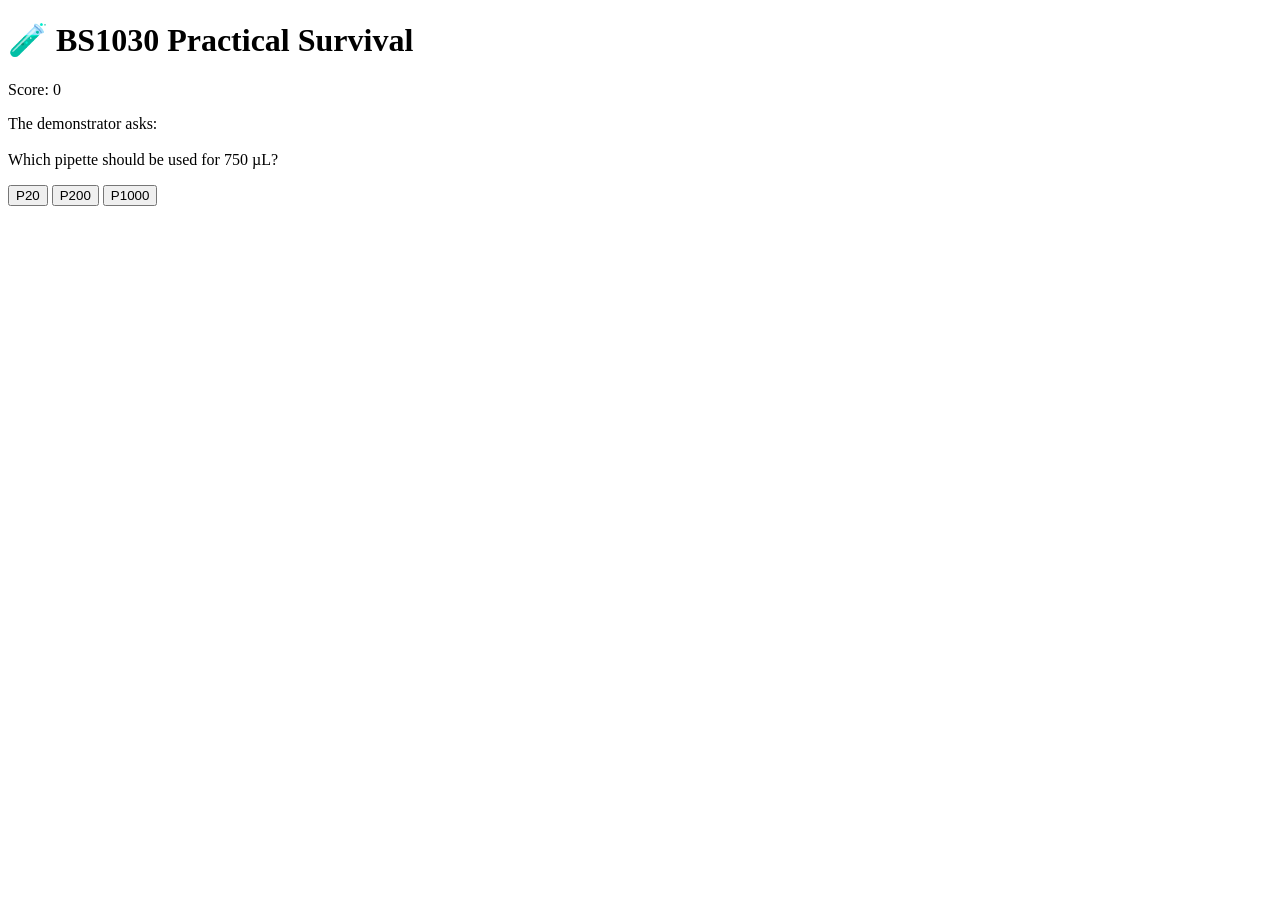
<file: indeX.html>
<!DOCTYPE html>
<html>
<head>
    <title>BS1030 Practical Survival</title>
</head>
<body>

    <h1>🧪 BS1030 Practical Survival</h1>

    <p>Score: 0</p>

    <p>
        The demonstrator asks:
        <br><br>
        Which pipette should be used for 750 µL?
    </p>

    <button>P20</button>

    <button>P200</button>

    <button>P1000</button>

</body>
</html>
</file>
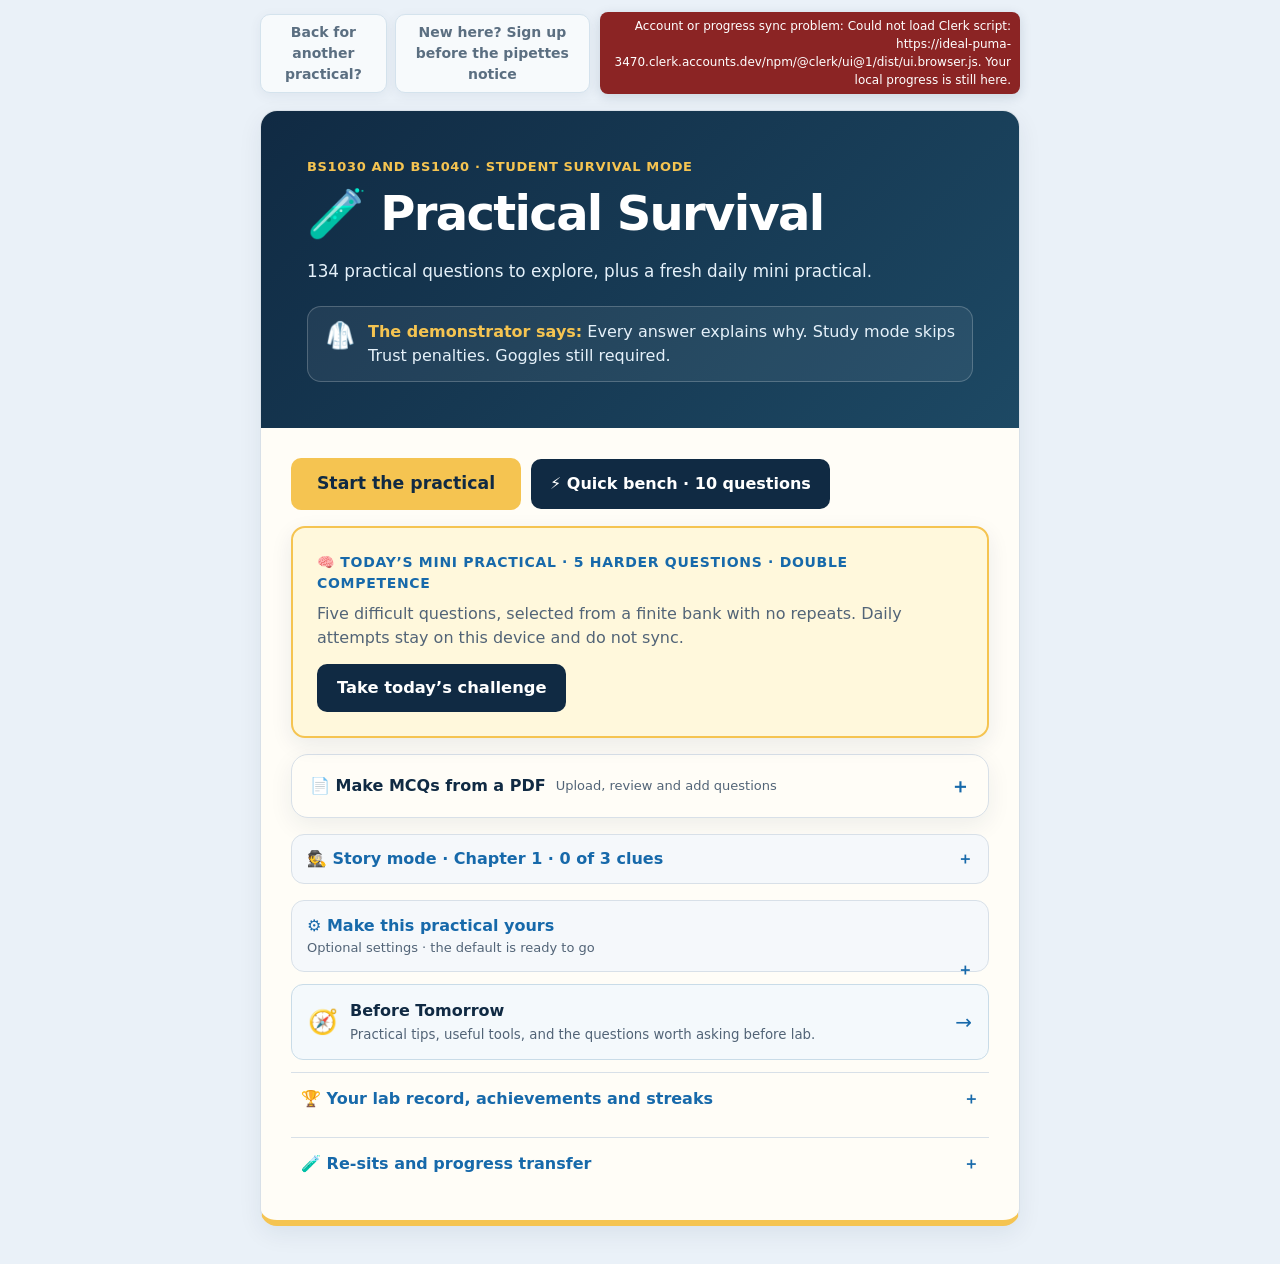
<file: index.html>
<!doctype html>
<html lang="en"><head><meta charset="utf-8"><meta name="viewport" content="width=device-width,initial-scale=1"><meta name="theme-color" content="#102a43"><title>BS1030 Practical Survival Game | Biology Revision</title>
<meta name="description" content="Play a funny biology practical survival game with daily MCQs, streaks and achievements. Test your lab skills and beat the demonstrator.">
<link rel="canonical" href="https://krishnakumarsukesh-blip.github.io/BS-game/">
<meta property="og:title" content="BS1030 Practical Survival Game">
<meta property="og:description" content="Funny biology practical MCQs, daily challenges, streaks and lab survival. Can you keep the demonstrator happy?">
<meta property="og:url" content="https://krishnakumarsukesh-blip.github.io/BS-game/">
<meta property="og:type" content="website"><meta name="twitter:card" content="summary">
<meta name="twitter:title" content="BS1030 Practical Survival Game">
<meta name="twitter:description" content="Funny biology practical MCQs, daily challenges, streaks and lab survival.">
<link rel="icon" href="data:image/svg+xml,%3Csvg xmlns=%22http://www.w3.org/2000/svg%22 viewBox=%220 0 100 100%22%3E%3Ctext y=%22.9em%22 font-size=%2290%22%3E%F0%9F%A7%AA%3C/text%3E%3C/svg%3E">
<script type="application/ld+json">{"@context":"https://schema.org","@type":"WebPage","name":"BS1030 Practical Survival Game","description":"A biology practical revision game with multiple-choice questions and daily challenges.","url":"https://krishnakumarsukesh-blip.github.io/BS-game/"}</script><style>
:root{font:16px/1.5 system-ui,sans-serif;color:#142536;background:#eaf1f8}*{box-sizing:border-box}body{margin:0;padding:22px 14px}main{max-width:760px;margin:auto}h1{color:#102a43;font-size:clamp(28px,6vw,42px);margin:0}.muted{color:#526477}.card{background:#fffdf7;border:1px solid #d8e0e8;border-radius:17px;padding:clamp(20px,5vw,34px);margin:16px 0;box-shadow:0 8px 24px #102a4312}.hero{background:#102a43;color:white;border-bottom:7px solid #f5c451}.hero h1{color:white}.hero p{color:#dbeafe}.primary,.next{border:0;border-radius:10px;background:#f5c451;color:#102a43;padding:13px 19px;font:inherit;font-weight:900;cursor:pointer}.next{background:#102a43;color:white}.stats{display:flex;gap:10px}.stats p{flex:1;background:white;border-radius:12px;padding:11px 14px;margin:8px 0}.stats small{display:block;color:#526477}.stats b{font-size:20px}.board{margin-top:22px;border-top:1px solid #ffffff40;padding-top:14px}.board ol{padding-left:24px}.board li{padding:4px}.board-empty{color:#dbeafe}.eyebrow{color:#1769aa;font-size:13px;font-weight:900;text-transform:uppercase;letter-spacing:.05em}.q{font-size:clamp(21px,4vw,28px);line-height:1.3}.options{display:grid;gap:10px}.option{padding:14px;text-align:left;background:white;border:2px solid #d8e0e8;border-radius:10px;font:inherit}.option:hover:not(:disabled){border-color:#1769aa}.option.correct{background:#dcfce7;border-color:#147d64}.option.wrong{background:#fee2e2;border-color:#b93838}.option:disabled{cursor:default}#feedback{padding:14px;border-radius:10px;margin-top:14px;white-space:pre-line}.good{background:#dcfce7}.bad{background:#fee2e2}.actions{display:flex;justify-content:flex-end;margin-top:14px}#bar{height:8px;background:#dce4eb;border-radius:8px;overflow:hidden;margin:10px 0 16px}#bar i{display:block;height:100%;background:#f5c451;width:0}.hidden{display:none!important}.eject{text-align:center;border-top-color:#b93838}.eject .big{font-size:60px}.small{font-size:13px;color:#526477}button:focus-visible{outline:3px solid #f5c451;outline-offset:3px}@media(max-width:480px){body{padding:14px 10px}.stats{gap:5px}.stats p{padding:8px;font-size:14px}.stats b{font-size:18px}}
.transfer{margin-top:18px;padding-top:14px;border-top:1px solid #ffffff40}.transfer p{color:#dbeafe}.transfer button{margin:4px 6px 4px 0}.transfer-guide{margin-top:10px;padding:14px;border-radius:12px;background:#ffffff12;border:1px solid #ffffff30}.transfer-guide ol{padding-left:24px}.transfer-guide li{margin:5px 0;color:#dbeafe}.transfer-message{padding:12px;border-radius:10px;background:#fff8dc;color:#142536!important;font-weight:800}.daily{margin-top:16px;padding:16px;border:1px solid #f5c451;border-radius:14px;background:#fff8dc;color:#142536}.daily p{color:#526477}.achievements{margin-top:18px;padding-top:14px;border-top:1px solid #ffffff40}.badges{display:grid;grid-template-columns:repeat(auto-fit,minmax(220px,1fr));gap:8px}.badge{background:#ffffff16;border:1px solid #ffffff30;border-radius:10px;padding:10px;color:#dbeafe}.badge.unlocked{background:#fff8dc;border-color:#f5c451;color:#142536}.badge b{display:block}.badge span{font-size:13px}.done{opacity:.72;cursor:default}@media(max-width:480px){.badges{grid-template-columns:1fr}}@media print{body{padding:0;background:#fff;color:#142536}.hero{background:#fff;color:#142536;border:1px solid #d8e0e8;box-shadow:none}.hero h1,.hero p,.transfer p,.transfer-guide li,.board-empty{color:#142536}.primary,.next,#start,#dailyStart,.transfer,#play{display:none!important}.card{box-shadow:none;break-inside:avoid}}
#risk{width:100%;margin:0 0 12px;border-style:dashed;font-weight:800}#risk.on{background:#fff8dc;border-color:#f5c451;border-style:solid}button:disabled{opacity:.6;cursor:not-allowed}.report{margin-top:16px;padding:14px;border-radius:12px;background:#fff8dc;border:1px solid #f5c451;text-align:left}.report li{margin:4px 0}.report button{margin-top:8px}
.home-details{margin-top:12px;border-top:1px solid #ffffff40}.home-details summary{list-style:none;cursor:pointer;font-weight:850;padding:14px 10px;color:#f5c451;border-radius:10px}.home-details summary::-webkit-details-marker{display:none}.home-details summary::after{content:"＋";float:right;color:#f5c451}.home-details[open] summary::after{content:"−"}.home-details summary:hover{background:#ffffff0c}.details-content{padding:0 8px 12px}.attendance{color:#f5c451;font-weight:800;margin:8px 0}.home-details .achievements,.home-details .board{margin-top:10px}</style></head><body><main>
<section id="home" class="card hero"><div class="eyebrow">BS1030 and BS1040 · student survival mode</div><h1>🧪 Practical Survival</h1><p><span id="qcount"></span> practical questions, plus a daily mini practical. One demonstrator. Several pipettes with grievances.</p><button id="start" class="primary">Start the practical</button> <button id="quick" class="next">⚡ Quick bench · 10 questions</button>
<section class="daily"><div class="eyebrow">🧠 Today’s mini practical · 5 harder questions · double competence</div><p id="dailycopy">A fresh set every day. Same challenge for everyone, new science to sweat over.</p><button id="dailyStart" class="next">Take today’s challenge</button></section>
<a class="before-tomorrow-link" href="before-tomorrow/"><span aria-hidden="true">🧭</span><span><b>Before Tomorrow</b><small>Practical tips, useful tools, and the questions worth asking before lab.</small></span><span aria-hidden="true">→</span></a>
<details class="home-details"><summary>🏆 Your lab record, achievements and streaks</summary><div class="details-content"><p class="board-empty">Scores live in this browser, so your flatmates will need to challenge you on this device.</p><p id="attendance" class="attendance"></p><section class="achievements"><h2>🎖️ Lab achievements</h2><div id="badges" class="badges"></div></section><div class="board"><h2>🏆 Your lab legends</h2><ol id="leaders"></ol><p id="beststreak"></p></div></div></details>
<details class="home-details"><summary>🧪 Re-sits and progress transfer</summary><div class="details-content"><p id="resitCopy" class="small"></p><button id="resitBtn" class="next">📁 The Re-sit</button><section class="transfer"><h2>📦 Move your progress</h2><p>Take your streaks and achievements with you when you switch devices.</p><button id="exportToggle" class="primary" type="button" aria-expanded="false">Export progress</button><button id="importToggle" class="next" type="button" aria-expanded="false">Import progress</button><section id="exportGuide" class="transfer-guide hidden"><h3>📤 Export your progress</h3><ol><li>Choose <b>Download my progress</b> below.</li><li>Your browser saves a small progress file, usually in Downloads.</li><li>Move that file to your other device, for example by emailing it to yourself or using cloud storage.</li><li>On the other device, open this game and choose <b>Import progress</b>.</li></ol><button id="exportDo" class="primary" type="button">Download my progress</button></section><section id="importGuide" class="transfer-guide hidden"><h3>📥 Import your progress</h3><ol><li>First transfer the progress file to this device.</li><li>Choose <b>Choose progress file</b> below, then select that file.</li><li>Your scores and achievements will be added to the ones already here.</li><li>A happy demonstrator confirms the transfer. No account, password, or lab coat required.</li></ol><button id="importDo" class="next" type="button">Choose progress file</button><input id="progressFile" type="file" accept="application/json,.json" class="hidden" aria-label="Choose a Practical Survival progress file to import"></section><p id="transferMessage" class="transfer-message hidden" role="status" aria-live="polite"></p></section></div></details></section></section>
<div id="play" class="hidden"><section id="story" class="card hidden" aria-live="polite"><div class="eyebrow">THE PRACTICAL BEGINS</div><h2 class="q">You enter the laboratory.</h2><p>The demonstrator is checking the risk assessment. You have approximately three seconds to look responsible.</p><div class="options"><button id="goggles" class="option">🥽 Wear goggles</button><button id="nogoggles" class="option">😎 Skip goggles</button></div><div id="storyPenalty" class="bad hidden" style="padding:14px;border-radius:10px;margin-top:14px;white-space:pre-line">💀 Safety violation.

The demonstrator appears from nowhere.

Reputation -20</div><div class="actions"><button id="storyContinue" class="next hidden">Continue into the practical</button></div></section><div class="stats"><p><small>Competence</small><b id="score">0</b></p><p><small>Reputation</small><b id="rep">100</b></p><p><small>Streak</small><b id="streak">0</b></p></div><div id="bar"><i id="progress"></i></div><section id="game" class="card" aria-live="polite"><div class="eyebrow" id="meta"></div><h2 class="q" id="question"></h2><button id="risk" class="option" type="button" aria-pressed="false"></button><div id="options" class="options"></div><div id="feedback" class="hidden" role="status"></div><div class="actions"><button id="next" class="next" disabled>Choose an answer</button></div></section><section id="finish" class="card hidden" aria-live="polite"></section><section id="eject" class="card eject hidden" aria-live="assertive"><div class="big">🚨</div><h2>LAB PRIVILEGES REVOKED</h2><p id="ejectline"></p><p>The P20 has filed a formal complaint. Campus security is escorting you out in a wheeled office chair.</p><p>Returning to base camp...</p><button id="ejecthome" class="next">Back to home now</button></section></div>
</main><script>
const DAILY=[
["BS1040 · Practical 2 · β-galactosidase","In a lac operon reporter assay, what does β-galactosidase activity most directly report?",["Expression from the lac promoter under the assay conditions","The rate of DNA replication","The number of mitochondria per cell","The amount of lactose transported, regardless of gene expression"],"Expression from the lac promoter under the assay conditions","In a reporter assay, β-galactosidase activity is used as a readout of lac promoter expression."],
["BS1040 · Practical 2 · β-galactosidase","Why is ONPG useful in a β-galactosidase assay?",["It produces a measurable coloured product","It blocks transcription of lacZ","It stains DNA blue without an enzyme","It supplies ATP directly to the enzyme"],"It produces a measurable coloured product","β-galactosidase cleaves ONPG, producing a yellow product whose absorbance can be measured."],
["BS1040 · Practical 2 · β-galactosidase","A sample has a higher absorbance than its blank after ONPG incubation. What is the best interpretation?",["The sample generated more coloured product than the blank","The sample necessarily contains more cells alive","The enzyme has been completely inhibited","The blank has more β-galactosidase activity"],"The sample generated more coloured product than the blank","After blank correction, higher absorbance indicates more coloured product formed in the assay."],
["BS1040 · Practical 2 · β-galactosidase","Why should reaction time and temperature be kept consistent between samples?",["They affect enzyme reaction rate and therefore product formation","They change the DNA sequence during measurement","They prevent ONPG from entering the cuvette","They make absorbance independent of product concentration"],"They affect enzyme reaction rate and therefore product formation","Enzyme activity depends on conditions, so timing and temperature must be controlled for fair comparisons."],
["BS1040 · Practical 2 · β-galactosidase","An induced culture gives higher β-galactosidase activity than an uninduced control, with similar cell density. What does this support?",["Reporter expression increased after induction","The inducer stopped all protein synthesis","The control had more lac promoter activity","Cell density alone explains the difference"],"Reporter expression increased after induction","With similar cell density, increased activity supports induction of reporter expression."],
["BS1040 · Practical 2 · β-galactosidase","Why include a substrate-free blank in a colorimetric enzyme assay?",["To correct for assay background","To maximise enzyme activity","To replace the negative control culture","To measure the sample’s DNA concentration"],"To correct for assay background","The blank helps correct background signal from the sample and assay reagents."],
["BS1040 · Practical 2 · β-galactosidase","Two samples have different cell densities. Which comparison is fairest when estimating expression per cell?",["Normalise enzyme activity to cell density using the specified method","Compare raw absorbance only","Use the sample with the darker colour as the control","Subtract the lower density from the higher absorbance"],"Normalise enzyme activity to cell density using the specified method","Normalising to cell density helps separate expression differences from having different amounts of culture."],
["BS1040 · Practical 2 · β-galactosidase","A standard curve is linear over a stated range. One sample reads above that range. What should you do?",["Dilute the sample and remeasure within the validated range","Extrapolate far beyond the curve without qualification","Report zero activity","Change the blank until it falls in range"],"Dilute the sample and remeasure within the validated range","Diluting and rerunning within the linear range gives a more reliable estimate."],
  ["BS1030 · Exam practice · Molecular biology","A newly made DNA strand contains a mismatch. Which activity most directly reduces the chance it is retained?",["DNA polymerase proofreading","DNA ligase sealing","Primase initiation","Helicase unwinding"],"DNA polymerase proofreading","Many DNA polymerases proofread by removing a mismatched nucleotide from the growing strand."],
  ["BS1030 · Exam practice · Molecular biology","A mutation removes the enzyme that joins Okazaki fragments. Which product is most directly affected?",["Continuous lagging strand","Continuous leading strand","RNA primer synthesis","Origin recognition"],"Continuous lagging strand","DNA ligase seals nicks between Okazaki fragments on the lagging strand."],
  ["BS1030 · Exam practice · Gene expression","A transcript is present, but its ribosome-binding start context is damaged. What is most directly reduced?",["Translation initiation","DNA replication","RNA capping","Transcription termination"],"Translation initiation","A damaged initiation context can prevent efficient ribosome recruitment and translation."],
  ["BS1030 · Exam practice · Gene expression","A eukaryotic pre-mRNA loses its 5′ cap. Which consequence is most likely?",["Lower stability and translation","Faster DNA replication","More intron removal","A longer poly-U tail"],"Lower stability and translation","The 5′ cap helps protect mRNA and supports export and translation initiation."],
  ["BS1030 · Exam practice · Gene expression","Glucose falls while lactose is available in E. coli. Why can lac operon transcription rise?",["cAMP-CAP activation increases","LacI binds more inducer","RNA polymerase is destroyed","LacZ blocks the operator"],"cAMP-CAP activation increases","Low glucose raises cAMP, allowing CAP-cAMP to promote transcription when lactose relieves LacI repression."],
  ["BS1030 · Exam practice · Translation","A ribosome reads a coding sequence from 5′ to 3′. In which direction does the polypeptide grow?",["N-terminus to C-terminus","C-terminus to N-terminus","Both ends at once","Direction depends on the stop codon"],"N-terminus to C-terminus","New amino acids are added to the carboxyl end, so the chain grows N to C."],
  ["BS1030 · Exam practice · Protein methods","A protein mixture is separated mainly by molecular size using porous beads. Which method fits?",["Gel filtration","Ion exchange","Affinity capture","SDS staining"],"Gel filtration","Smaller proteins enter more pores and take longer to pass through a gel-filtration column."],
  ["BS1030 · Exam practice · Protein methods","At pH above its isoelectric point, a protein is expected to have what net charge?",["Negative","Positive","Exactly zero","Charge cannot depend on pH"],"Negative","Above its isoelectric point, a protein tends to carry net negative charge."],
  ["BS1030 · Exam practice · Molecular biology","A DNA helix contains 22% adenine. Assuming standard double-stranded DNA, what fraction is guanine?",["28%","22%","44%","56%"],"28%","Thymine is also 22%, leaving 56% for G and C equally, so guanine is 28%."],
  ["BS1030 · Exam practice · Gene expression","A mutation changes a stop codon into a sense codon. What is the direct likely effect?",["Translation continues farther","Transcription stops earlier","An intron is retained","Replication begins twice"],"Translation continues farther","Without the stop signal, translation can continue until another in-frame stop codon is reached."],
  ["BS1030 · Numeracy · Moles","A 0.25 M solution is used to prepare 40 mL. How many moles are present?",["0.010 mol","0.0010 mol","0.10 mol","10 mol"],"0.010 mol","Convert 40 mL to 0.040 L, then n = cV = 0.25 × 0.040 = 0.010 mol."],
  ["BS1030 · Numeracy · Dilution","How much 2.0 M stock is needed to make 100 mL of 0.20 M solution?",["10 mL","1 mL","20 mL","50 mL"],"10 mL","C₁V₁=C₂V₂ gives V₁=(0.20×100)/2.0=10 mL."],
  ["BS1030 · Numeracy · Solutions","A solute has Mr 180. What mass makes 50 mL of a 0.10 M solution?",["0.90 g","0.09 g","9.0 g","90 g"],"0.90 g","Moles needed are 0.10 × 0.050 = 0.005 mol; mass = 0.005 × 180 = 0.90 g."],
  ["BS1030 · Numeracy · Concentration","A 10% w/v glucose solution contains how much glucose in 25 mL?",["2.5 g","0.25 g","10 g","25 g"],"2.5 g","10% w/v means 10 g per 100 mL final solution, so 25 mL contains 2.5 g."],
  ["BS1030 · Numeracy · Units","A protocol requires 0.30 mmol. How many micromoles is this?",["300 µmol","30 µmol","3,000 µmol","0.30 µmol"],"300 µmol","One mmol is 1,000 µmol, so 0.30 mmol is 300 µmol."],
  ["BS1030 · Practicals · Spectrophotometry","A sample absorbance lies beyond the linear standard curve. Which response is most defensible?",["Dilute and measure again","Extrapolate without comment","Change the blank","Report the absorbance as concentration"],"Dilute and measure again","Measure within the validated linear range, applying the dilution factor when calculating the original concentration."],
  ["BS1030 · Practicals · Experimental design","One enzyme sample is read later than the others after substrate addition. Which concern matters most?",["Reaction time is a confound","The wavelength has changed","The blank became a replicate","The enzyme sequence has changed"],"Reaction time is a confound","Different reaction times can change product formation and undermine a fair comparison."],
  ["BS1030 · Practicals · DNA","Two DNA fragments migrate different distances through agarose. Under the same conditions, which is usually smaller?",["The fragment that travelled farther","The fragment that travelled less","The fragment in the wider well","Neither can be compared"],"The fragment that travelled farther","Smaller DNA fragments generally move more readily through the gel matrix."],
  ["BS1030 · Practicals · Enzymes","An enzyme assay's product signal rises linearly for 30 seconds, then plateaus. Which interval best estimates initial rate?",["The early linear interval","The whole 30-second trace","The plateau only","The final reading alone"],"The early linear interval","Initial rate is estimated from the early linear phase before substrate depletion or other effects bend the trace."],
  ["BS1030 · Exam practice · Cell biology","A cell enters mitosis with replicated chromosomes. What does each chromosome consist of before sister separation?",["Two sister chromatids","Two homologous pairs","Four separate centromeres","One chromatid and one RNA strand"],"Two sister chromatids","After S phase, each replicated chromosome contains two sister chromatids joined at the centromere."],
  ["BS1030 · Exam practice · Cell biology","A eukaryotic cell lacks functional spindle microtubules. Which event is most directly disrupted?",["Chromosome segregation","DNA base pairing","mRNA capping","Peptide-bond formation"],"Chromosome segregation","The mitotic spindle attaches to chromosomes and moves sister chromatids to opposite poles."],
  ["BS1030 · Exam practice · Protein structure","A protein unfolds after a pH shift, but its amino-acid sequence remains intact. Which level is most directly lost?",["Tertiary structure","Primary structure","Codon sequence","Peptide-bond order"],"Tertiary structure","A pH shift can disrupt interactions that maintain folding without changing the amino-acid sequence."],
  ["BS1030 · Exam practice · Enzymes","A competitive inhibitor is added. What change can overcome its effect in the simple Michaelis-Menten model?",["Increase substrate concentration","Lower enzyme concentration","Remove all product","Raise inhibitor concentration"],"Increase substrate concentration","Substrate and inhibitor compete for the active site, so high substrate can reduce inhibitor occupancy."],
  ["BS1030 · Exam practice · Gene expression","A coding-strand DNA sequence is 5′-ATG GAA TAA-3′. Which mRNA sequence matches it, replacing T with U?",["5′-AUG GAA UAA-3′","3′-UAC CUU AUU-5′","5′-UAC CUU AUU-3′","5′-ATG GAA TAA-3′"],"5′-AUG GAA UAA-3′","The coding strand has the same 5′ to 3′ sequence as the transcript except that RNA uses U instead of T."],
  ["BS1030 · Exam practice · Experimental design","A treatment group differs from control, but each group used a different batch of cells. What is the key limitation?",["Batch is confounded with treatment","The sample size is too large","The control is blinded","The outcome is necessarily causal"],"Batch is confounded with treatment","If batch and treatment vary together, their effects cannot be separated from these data alone."],
];
const Q=[
["BS1030 · Practical skills","Which pipette should be used for 750 µL?",["P20","P200","P1000"],"P1000","750 µL is within the P1000 range. P20 and P200 would be outside their limits. The pipette has grounds for its complaint."],
["BS1040 · Membrane transport","Why do phospholipids spontaneously form bilayers in water?",["Their hydrophilic tails bind covalently","Their hydrophobic tails cluster away from water while hydrophilic heads face water","Their phosphate groups move into the bilayer centre","Every phospholipid is permanently attached to a membrane protein"],"Their hydrophobic tails cluster away from water while hydrophilic heads face water","Hydrophobic tails avoid water while hydrophilic heads interact with it. No tiny membrane construction crew required."],
["BS1040 · Osmosis","A cell is transferred to a hypotonic solution. What happens first?",["Water leaves and the cell shrinks","Water enters and the cell swells","K+ enters and water follows immediately","The membrane becomes impermeable to water"],"Water enters and the cell swells","Water moves into the cell by osmosis, so it swells."],
["BS1040 · Cell volume","During regulatory volume decrease, why does loss of intracellular K+ help a swollen cell recover?",["It raises intracellular osmolality","It lowers intracellular osmolality so water can leave","It directly digests excess water","It makes the membrane completely rigid"],"It lowers intracellular osmolality so water can leave","Losing K+ lowers intracellular osmolality, allowing water to leave. K+ changes the osmotic balance, it does not eat water."],
["BS1040 · Aquaporins","The osmotic gradient is unchanged, but more aquaporins are inserted into the membrane. What is most likely?",["Water permeability and water flux increase","Water permeability decreases but flux increases","Only solute permeability increases","No membrane property changes"],"Water permeability and water flux increase","More aquaporins provide more water channels, increasing water permeability and flux."],
["BS1040 · Membrane transport","Which statement distinguishes water flux from membrane permeability?",["Flux is a membrane property; permeability is the driving force","Flux is movement rate; permeability is membrane ease","They are identical terms","Permeability always increases when osmolality increases"],"Flux is movement rate; permeability is membrane ease","Flux is movement per unit time. Permeability describes how readily the membrane allows movement."],
["BS1040 · Transporters","An inhibitor blocks ATP hydrolysis by an ABC transporter. What is the direct consequence?",["Transport driven by that ABC protein decreases or stops","Passive diffusion through the bilayer accelerates","All membrane proteins are degraded","The transported solute becomes ATP"],"Transport driven by that ABC protein decreases or stops","ABC transporters use ATP hydrolysis to drive transport. The cargo does not turn into ATP."],
["BS1040 · Endocytosis","A receptor-bound ligand is internalised by receptor-mediated endocytosis. Which compartment does it usually enter first?",["Nucleus","Early endosome","Mitochondrial matrix","Golgi trans face"],"Early endosome","The internalised receptor and ligand usually arrive first in an early endosome. The nucleus is not a parcel depot."],
["BS1040 · Receptor recycling","Which route best describes recycling of an internalised plasma-membrane receptor?",["Early endosome → recycling endosome → plasma membrane","Lysosome → nucleus → plasma membrane","ER → lysosome → mitochondrion","Plasma membrane → nucleolus → Golgi"],"Early endosome → recycling endosome → plasma membrane","Receptors can pass through a recycling endosome and return to the plasma membrane."],
["BS1040 · Endocytic pathway","Which sequence best represents a common degradative endocytic pathway?",["Membrane → early endosome → late endosome → lysosome","Plasma membrane → nucleus → peroxisome","Golgi → ribosome → lysosome","Early endosome → ER → chloroplast"],"Membrane → early endosome → late endosome → lysosome","A common route is plasma membrane, early endosome, late endosome, then lysosome."],
["BS1040 · Cell signalling","A signalling response starts normally but remains active. Which defect best explains this?",["Excessive negative feedback","Loss of negative feedback or pathway deactivation","Complete absence of receptors","Failure to produce the initial signal"],"Loss of negative feedback or pathway deactivation","If the pathway cannot be switched down, the response persists."],
["BS1040 · Protein targeting","A protein contains the sequence KKKRK. What destination is most consistent with this motif?",["Nucleus","Extracellular space only","Lysosome via mannose-6-phosphate","Peroxisome via SKL"],"Nucleus","A basic nuclear localisation signal such as KKKRK can be recognised for nuclear import."],
["BS1040 · Nuclear transport","What is the main role of an importin?",["To synthesise proteins in the nucleus","To bind nuclear signals and support import","To digest proteins entering the nucleus","To export all RNA without selection"],"To bind nuclear signals and support import","Importins bind cargo carrying nuclear localisation signals and help transport it into the nucleus."],
["BS1040 · Protein secretion","A secreted protein is being synthesised. Which pathway is most appropriate?",["Free ribosome → nucleus → plasma membrane","Rough ER → Golgi → vesicle → cell surface","Lysosome → peroxisome → cytosol","Mitochondrion → nucleus → Golgi"],"Rough ER → Golgi → vesicle → cell surface","Proteins entering the secretory pathway are processed through rough ER and Golgi before vesicle release."],
["BS1040 · Organelles","Which organelle is especially associated with protein modification and the start of the secretory pathway?",["Rough endoplasmic reticulum","Centrosome","Nucleolus","Peroxisome only"],"Rough endoplasmic reticulum","The rough ER is a key starting point for synthesis and early modification of many secreted and membrane proteins."],
["BS1040 · Cellular respiration","Where do oxidative-phosphorylation reactions occur in a eukaryotic cell?",["Cytosol","Inner mitochondrial membrane","Nuclear envelope only","Lysosomal lumen"],"Inner mitochondrial membrane","The electron-transport chain and ATP synthase are located in the inner mitochondrial membrane."],
["BS1040 · Numeracy · CFU","A plate has 42 colonies after 0.20 ml of a 10⁻⁵ dilution is plated. What was the original concentration?",["2.1 × 10⁵ CFU ml⁻¹","2.1 × 10⁶ CFU ml⁻¹","2.1 × 10⁷ CFU ml⁻¹","8.4 × 10⁷ CFU ml⁻¹"],"2.1 × 10⁷ CFU ml⁻¹","CFU ml⁻¹ = 42 ÷ (0.20 × 10⁻⁵) = 2.1 × 10⁷."],
["BS1040 · Numeracy · Phage titre","A count of 60 plaques comes from 0.10 ml of a 10⁻⁷ dilution. What is the original titre?",["6.0 × 10⁷ PFU ml⁻¹","6.0 × 10⁸ PFU ml⁻¹","6.0 × 10⁹ PFU ml⁻¹","6.0 × 10¹⁰ PFU ml⁻¹"],"6.0 × 10⁹ PFU ml⁻¹","PFU ml⁻¹ = 60 ÷ (0.10 × 10⁻⁷) = 6.0 × 10⁹."],
["BS1040 · Numeracy · MOI","You have 2 × 10⁶ cells and require an MOI of 5. How many infectious units are needed?",["4 × 10⁵","2 × 10⁶","1 × 10⁷","1 × 10⁸"],"1 × 10⁷","Required infectious units = cells × MOI = 2 × 10⁶ × 5 = 1 × 10⁷."],
["BS1040 · Numeracy · Viral stock","A viral stock is 5 × 10⁸ PFU/ml. What volume supplies 1 × 10⁸ PFU?",["0.02 ml","0.20 ml","2.0 ml","5.0 ml"],"0.20 ml","Volume = required PFU ÷ stock concentration = 1 × 10⁸ ÷ 5 × 10⁸ = 0.20 ml."],
["BS1040 · Microbiology methods","Why can optical density remain high when a viable-count result is low?",["Optical density detects only living cells","Dead cells and debris can still scatter light","CFU counts every physical particle","Optical density measures DNA sequence"],"Dead cells and debris can still scatter light","Optical density measures light scattering, which can include dead cells and debris; viable counts require colony formation."],
["BS1040 · Growth curves","What mainly occurs during the lag phase of a batch-culture growth curve?",["Cells adapt to the new conditions before maximal division","The viable count necessarily falls to zero","Nutrients are unlimited and division is maximal","Cell division exactly balances cell death"],"Cells adapt to the new conditions before maximal division","Cells adjust to their new conditions before entering rapid division."],
["BS1040 · Growth curves","Which description best fits exponential phase?",["Cells divide at an approximately maximal and regular rate","Cells never divide","Growth equals death exactly","Only secondary metabolites can be produced"],"Cells divide at an approximately maximal and regular rate","During exponential phase, cells divide at a high, relatively regular rate under the current conditions."],
["BS1040 · Growth curves","What best characterises stationary phase in a closed batch culture?",["Growth rate exceeds death indefinitely","Viable numbers plateau as births balance deaths","Every cell is metabolically inactive","The culture has returned to lag phase"],"Viable numbers plateau as births balance deaths","The population is relatively stable because net growth has slowed or stopped, often as growth and death balance."],
["BS1040 · Microbial nutrition","In microbial nutritional classification, what does photo- specify?",["Carbon source","Energy source","Electron acceptor only","Cell-wall type"],"Energy source","Photo- identifies light as the energy source."],
["BS1040 · Microbial nutrition","What does heterotroph specify?",["Use of organic carbon as a carbon source","Use of light as energy","Use of inorganic electron donors only","Complete inability to use carbon"],"Use of organic carbon as a carbon source","Heterotrophs use organic compounds as their carbon source."],
["BS1040 · Microbial metabolism","Which statement about secondary metabolites is most accurate?",["They are always essential for basic growth","Often made after growth slows; not essential for growth","They are identical to ATP","They can be produced only by viruses"],"Often made after rapid growth; not essential for basic growth","Secondary metabolites often appear in later growth phases and are not directly required for basic growth."],
["BS1040 · Microbiology history","What main conclusion came from Pasteur's swan-neck flask experiments?",["Microorganisms arise spontaneously from sterile broth","Air itself prevents growth","Growth followed contamination, not spontaneous generation","Broth cannot support microbial growth"],"Growth followed contamination, not spontaneous generation","The flask allowed air in while limiting contamination by particles, supporting growth from existing microorganisms rather than spontaneous generation."],
["BS1040 · Microbiology methods","Which method specifically estimates viable colony-forming units under the chosen culture conditions?",["Plate count","Gram stain alone","Dry mass only","Genome sequencing"],"Plate count","A plate count estimates organisms able to form colonies under the chosen conditions."],
["BS1040 · Horizontal gene transfer","Which observation most strongly supports transduction?",["DNA transfer requires a bacteriophage","DNA transfer is stopped by removing cell contact","Cells take up purified DNA directly","Only plasmids move through a pilus"],"DNA transfer requires a bacteriophage","Transduction is bacteriophage-mediated DNA transfer."],
["BS1040 · Horizontal gene transfer","Which feature defines conjugation most directly?",["Uptake of naked DNA","Phage-mediated transfer","DNA transfers by direct cell contact","Transfer of protein without nucleic acid"],"DNA transfers by direct cell contact","Conjugation involves direct transfer between cells, commonly using a conjugative plasmid."],
["BS1040 · Horizontal gene transfer","Extracellular DNase prevents acquisition of a resistance marker. Which mechanism was most likely responsible?",["Transformation","Transduction","Conjugation","Binary fission"],"Transformation","Transformation involves uptake of extracellular DNA, which DNase can degrade."],
["BS1040 · Biotechnology","What does an antibiotic-resistance marker on a cloning vector allow you to identify?",["Cells that retained the vector","Cells containing any DNA mutation","Cells that lost the vector","Viruses without nucleic acid"],"Cells that retained the vector","Under the matching selection conditions, resistant cells are candidates that retained the vector."],
["BS1040 · Virology","Which component is present in every virion?",["A lipid envelope","Both DNA and RNA","Nucleic acid and a protein capsid","A cellular ribosome"],"Nucleic acid and a protein capsid","A virion contains a nucleic-acid genome enclosed by a protein capsid; envelopes and ribosomes are not universal."],
["BS1040 · Virology","What distinguishes an enveloped virus from a non-enveloped virus?",["A host-derived lipid bilayer around the capsid","The absence of a genome","The presence of bacterial ribosomes","The ability to infect cells"],"A host-derived lipid bilayer around the capsid","An enveloped virus has a host-derived lipid membrane surrounding its capsid."],
["BS1040 · Virology","A viral genome can be translated immediately after uncoating. Which genome type is most consistent with this?",["Positive-sense single-stranded RNA","Negative-sense single-stranded RNA without polymerase","Double-stranded DNA that has not been transcribed","A protein-only genome"],"Positive-sense single-stranded RNA","Positive-sense RNA can function as messenger RNA for translation."],
["BS1040 · Virology","Why must a negative-sense RNA virus supply or encode an RNA-dependent RNA polymerase?",["To make positive-sense RNA that can be translated","To build a peptidoglycan wall","To send host DNA to a lysosome","To translate proteins without RNA"],"To make positive-sense RNA that can be translated","The negative-sense genome must be copied into complementary positive-sense RNA before it can be translated."],
["BS1040 · Virology","What must occur before a retroviral RNA genome can become integrated DNA?",["Reverse transcription","Translation into peptidoglycan","Conversion into a protein capsid only","Direct chromosome segregation"],"Reverse transcription","Reverse transcriptase makes a DNA copy of the retroviral RNA genome before integration."],
["BS1040 · Virology","What does PFU measure most directly?",["All physical virus particles","Infectious plaque-forming units","Only viral proteins","Host-cell concentration"],"Infectious plaque-forming units","PFU estimates infectious units that form plaques in that assay, not every physical particle."],
["BS1040 · Virology","A virus acquires a mutation. Which conclusion is justified without further evidence?",["It must be more virulent","Sequence changed; its effect must be tested","It can no longer replicate","It has become a bacterium"],"Sequence changed; its effect must be tested","A mutation changes genotype; its effects on phenotype or virulence need evidence."],
["BS1040 · Cytoskeleton","Which cytoskeletal component is the principal structural element of the mitotic spindle?",["Microtubules","Peptidoglycan","Cellulose","Phospholipid tails"],"Microtubules","The mitotic spindle is built primarily from microtubules."],
["BS1040 · Cytoskeleton","Which cytoskeletal component is most directly associated with lamellipodia and the contractile ring?",["Actin filaments","Microtubules only","Bacterial flagellin","Collagen fibres"],"Actin filaments","Actin filaments support lamellipodia and form the contractile ring during cytokinesis."],
["BS1040 · Protein function","What can post-translational modifications do to a protein?",["Change charge, shape, activity or interactions","Always destroy it","Occur only in bacteria","Never affect its localisation"],"Change charge, shape, activity or interactions","Post-translational modifications can change protein properties and interactions, sometimes including localisation."],
["BS1040 · Cell division","What is the general outcome of meiosis from one diploid precursor?",["One DNA replication followed by two divisions produces haploid cells","Two DNA replications followed by one division produces diploid cells","No DNA replication occurs","The chromosome number always doubles"],"One DNA replication followed by two divisions produces haploid cells","Meiosis follows one DNA replication with two divisions, reducing chromosome number."],
["BS1040 · Cell division","During meiotic recombination, crossing over normally occurs between which structures?",["Non-sister chromatids of homologues","Sister chromatids only","Unrelated proteins","Cell membranes"],"Non-sister chromatids of homologues","Crossing over occurs between non-sister chromatids of homologous chromosomes."],
["BS1040 · Immunity","Which statement best describes innate immunity?",["Fast, broad defence without adaptive memory","Dependent entirely on antibodies","Present only after vaccination","Specific to one pathogen strain from birth"],"Fast, broad defence without adaptive memory","Innate immunity provides rapid broad responses and is distinct from antigen-specific adaptive memory."],
["BS1040 · Disease mechanisms","How can cholera produce severe watery diarrhoea without extensive killing of intestinal epithelial cells?",["The toxin alters ion transport, causing water secretion","The bacterium removes intestinal blood vessels","The toxin converts epithelial cells into viruses","Dehydration occurs before infection"],"The toxin alters ion transport, causing water secretion","Cholera toxin disrupts ion transport and drives water secretion into the gut." ],
["BS1030 · Practical skills · Pipetting","Which pipette is appropriate for 85 µL?",["P20","P200","P1000","P10"],"P200","85 µL falls within the usual P200 working range."],
["BS1030 · Practical skills · Pipetting","You need to transfer 8 µL. Which pipette is the best fit?",["P10","P20","P200","P1000"],"P10","An 8 µL transfer fits a P10. The P1000 would be bringing a forklift to a teaspoon job."],
["BS1030 · Practical skills · Pipetting","Why can pre-wetting a pipette tip improve the consistency of aqueous transfers?",["Reduce variation from liquid wetting inside the tip","It calibrates the pipette automatically","It increases the pipette’s maximum volume","It removes the need to use the correct pipette range"],"Reduce variation from liquid wetting inside the tip","Pre-wetting can condition the tip surface and reduce variation from liquid wetting, especially for accurate transfers."],
["BS1030 · Practical skills · Pipetting","Why should a pipette tip be changed between different samples?",["To reduce carryover and cross-contamination","To make every sample the same volume","To sterilise the pipette body","To increase the pipette’s maximum range"],"To reduce carryover and cross-contamination","Changing tips reduces transfer of material from one sample to another."],
["BS1040 · Membranes","What is the main role of cholesterol in many animal cell membranes?",["Buffer membrane fluidity as temperature changes","To form the cell wall","To transport all ions using ATP","To copy membrane DNA"],"Buffer membrane fluidity as temperature changes","Cholesterol helps regulate membrane fluidity and permeability."],
["BS1040 · Membrane transport","Which process moves a substance down its concentration gradient through a membrane protein without direct ATP use?",["Facilitated diffusion","Primary active transport","Endocytosis","Exocytosis"],"Facilitated diffusion","Facilitated diffusion uses a channel or carrier but does not directly require ATP."],
["BS1040 · Cell signalling","A ligand binds a cell-surface receptor. What is the receptor's immediate role?",["To detect the signal and initiate a cellular response","To translate DNA into protein","To digest the ligand in the nucleus","To make every cell respond identically"],"To detect the signal and initiate a cellular response","Receptors detect signals and couple them to downstream cellular responses."],
["BS1040 · Organelles","Which organelle contains enzymes that break down many macromolecules in an acidic compartment?",["Lysosome","Ribosome","Centrosome","Nucleolus"],"Lysosome","Lysosomes contain hydrolytic enzymes that function in an acidic lumen."],
["BS1040 · Protein trafficking","What is the usual destination for a protein carrying a functional ER retention signal?",["Endoplasmic reticulum","Mitochondrial matrix","Nuclear pore","Extracellular space"],"Endoplasmic reticulum","ER retention and retrieval signals help keep certain proteins in the ER."],
["BS1040 · Microbiology","Why is an aseptic technique used when transferring microbial cultures?",["Limit culture contamination","To make every bacterium grow faster","To remove all genetic variation","To guarantee that a culture is harmless"],"Limit culture contamination","Aseptic technique reduces unwanted transfer of microorganisms and helps protect the culture and operator."],
["BS1040 · Microbiology","What does a selective medium do?",["Favour the growth of some organisms while inhibiting others","Measure cell size directly","Make all species grow equally","Identify a species from colour alone in every case"],"Favour the growth of some organisms while inhibiting others","Selective media use conditions or ingredients that favour some organisms over others."],
["BS1040 · Growth curves","In a closed batch culture, why does growth eventually slow?",["Nutrients fall and waste accumulates","Cells stop needing energy","The culture gains unlimited oxygen","Every cell becomes a spore"],"Nutrients fall and waste accumulates","Resource limitation and waste accumulation contribute to slowing growth in batch culture."],
["BS1040 · Cell division","What is the main purpose of mitosis in a multicellular eukaryote?",["Produce daughter nuclei with the same chromosome number","Halve chromosome number to make gametes","Recombine unrelated bacterial genomes","Copy only mitochondrial DNA"],"Produce daughter nuclei with the same chromosome number","Mitosis distributes replicated chromosomes into daughter nuclei while maintaining chromosome number."],
["BS1040 · Bacterial genetics","A plasmid is described as conjugative. What does this usually mean?",["Supports DNA transfer between cells","It can only replicate inside a human nucleus","It contains no DNA","It is always integrated into the chromosome"],"Supports DNA transfer between cells","Conjugative plasmids encode transfer functions that can enable cell-to-cell plasmid transfer."],
["BS1040 · R practical · Data import","In R, which function reads a CSV file into a data frame?",["read.csv()","load.png()","import.fish()","open.table.csv()"],"read.csv()","read.csv() reads a comma-separated file into a data frame. The other functions exist only in laboratory fiction."],
["BS1040 · R practical · Summary statistics","A data frame called fish.data has a column Standard.Length. Which command gives its mean?",["mean(fish.data$Standard.Length)","mean(fish.data)Standard.Length","average(fish.data, Standard.Length)","fish.data$mean(Standard.Length)"],"mean(fish.data$Standard.Length)","The $ operator pulls one column out of a data frame, and mean() summarises it. The fish remain unmeasured until you do this."],
["BS1040 · R practical · Missing data","A column contains NA values and mean(x) returns NA. What is the usual fix?",["mean(x, na.rm = TRUE)","Delete R and reinstall RStudio","mean(x) * NA","sum(x) / 0"],"mean(x, na.rm = TRUE)","na.rm = TRUE drops missing values before the calculation. R is not being dramatic; it is being honest about the gaps."],
["BS1040 · R practical · Statistics","In a two-sample t-test, what does a small p-value tell you?",["Evidence against the null model","The null hypothesis is proven false with certainty","The effect must be biologically important","The sample size was too small"],"Evidence against the null model","A p-value measures how surprising the data are if the null hypothesis were true. It does not prove anything with certainty or measure effect size."],
["BS1040 · R practical · Graphs","Which plot is useful for checking whether a continuous variable is roughly normally distributed?",["A histogram or Q–Q plot","A pie chart of sample IDs","A table of column names","A bar chart showing only the mean"],"A histogram or Q–Q plot","Histograms and Q–Q plots show the shape of the data, which matters before you choose a t-test. A bar of the mean hides the distribution."],
["BS1040 · R practical · Reading code","What does str(fish.data) mainly show?",["Column names, types and sample values","A t-test comparing every column","The dataset converted to a pie chart","Only the first row's mean"],"Column names, types and sample values","str() is the quick look at how many rows and columns you have and what type each column is, before you analyse anything."]
,
["BS1040 · Cell biology · Cell cycle","What is the main role of a G1 checkpoint?",["Verify conditions before DNA replication","Separate sister chromatids","Complete cytokinesis","Copy mitochondrial DNA only"],"Verify conditions before DNA replication","The G1 checkpoint helps a cell assess conditions and DNA integrity before committing to DNA replication."],
["BS1040 · Cell biology · Cell cycle","During which cell-cycle phase is nuclear DNA replicated?",["G1","S phase","G2","M phase only"],"S phase","S phase is the DNA synthesis phase of the cell cycle."],
["BS1040 · Cell biology · Mitosis","At metaphase of mitosis, where are duplicated chromosomes positioned?",["At the equator, attached to spindle fibres","Inside the nucleolus","Already in two daughter cells","Along the plasma membrane"],"At the equator, attached to spindle fibres","Chromosomes align at the metaphase plate before sister chromatids separate."],
["BS1040 · Cell biology · Meiosis","What is the key chromosome-level event of meiosis I?",["Homologous chromosomes separate","Sister chromatids separate","DNA replicates for a second time","The nuclear envelope becomes a cell wall"],"Homologous chromosomes separate","Meiosis I separates homologous chromosome pairs; sister chromatids usually separate in meiosis II."],
["BS1040 · Cell biology · DNA","Which DNA strand is synthesised continuously toward a replication fork?",["Leading strand","Lagging strand","Template strand only","Neither strand"],"Leading strand","DNA polymerase extends the leading strand continuously in the direction of fork movement."],
["BS1040 · Cell biology · Gene expression","What is the direct product of transcription?",["An RNA molecule copied from a DNA template","A polypeptide copied directly from DNA","A lipid bilayer","A replicated chromosome pair"],"An RNA molecule copied from a DNA template","Transcription makes RNA using DNA as a template. Translation later uses mRNA to assemble a polypeptide."],
["BS1040 · Cell biology · Translation","Where does a ribosome read mRNA codons during translation?",["At the ribosome","At the centrosome","Inside the lysosome lumen","Within the plasma membrane"],"At the ribosome","Ribosomes read mRNA codons and link amino acids into a polypeptide."],
["BS1040 · Cell biology · Enzymes","Why does an enzyme usually lose activity at very high temperatures?",["Its structure can change, disrupting the active site","The substrate becomes a chromosome","The enzyme gains a cell membrane","The reaction has no activation energy"],"Its structure can change, disrupting the active site","High temperatures can disrupt interactions that maintain an enzyme's shape and active site."],
["BS1040 · Cell biology · Enzymes","A competitive inhibitor is added to an enzyme reaction. What can increasing substrate concentration often do?",["Reduce the inhibitor's effect by competing for the active site","Make the inhibitor covalently bind every enzyme","Change the enzyme into a substrate","Stop all molecular collisions"],"Reduce the inhibitor's effect by competing for the active site","A competitive inhibitor and substrate compete for the active site, so more substrate can reduce inhibition."],
["BS1040 · Cell biology · Enzymes","Why can pH changes alter enzyme activity?",["Disrupt ionisation and active-site interactions","They always remove the enzyme's amino acids","They convert proteins into DNA","They make substrate concentration irrelevant"],"Disrupt ionisation and active-site interactions","pH affects ionisation of groups in proteins and can alter active-site shape or charge."],
["BS1040 · Cell biology · Membranes","Which molecules cross a lipid bilayer most readily by simple diffusion?",["Small non-polar molecules","Large charged proteins","Sodium ions","Large polysaccharides"],"Small non-polar molecules","Small non-polar molecules dissolve in the hydrophobic membrane core more readily than large or charged substances."],
["BS1040 · Cell biology · Membrane transport","A cell uses a sodium-potassium pump. Which statement is correct?",["It uses ATP to move ions against their gradients","It moves both ions only down their gradients","It is a water channel","It makes sodium and potassium chemically identical"],"It uses ATP to move ions against their gradients","The sodium-potassium pump uses ATP to move ions against their electrochemical gradients."],
["BS1040 · Cell biology · Osmosis","A plant cell is placed in a strongly hypertonic solution. What is likely to happen?",["Water loss can plasmolyse the cell","Water enters until the cell bursts","The cell wall dissolves immediately","No water movement occurs"],"Water loss can plasmolyse the cell","Water leaves by osmosis; loss of turgor can cause plasmolysis in plant cells."],
["BS1040 · Cell biology · Microscopy","What does a microscope's resolving power describe?",["Separate two nearby points","How large the image appears only","How bright the lamp is","How many samples fit on a slide"],"Separate two nearby points","Resolution describes the ability to distinguish nearby features, which is different from magnification."],
["BS1040 · Cell biology · Microscopy","Why is oil immersion used with a high-power objective in light microscopy?",["It reduces refraction and improves light collection","It stains the specimen automatically","It increases the coverslip thickness","It prevents the objective lens from moving"],"It reduces refraction and improves light collection","Immersion oil reduces light refraction between the slide and objective, improving numerical aperture and resolution."],
["BS1040 · Cell biology · Experimental design","Why include a negative control in an experiment?",["To estimate the signal when the tested factor is absent","To guarantee a positive result","To increase the sample size without measurement","To replace repeated measurements"],"To estimate the signal when the tested factor is absent","A negative control helps show what the outcome looks like without the treatment or factor being tested."],
["BS1040 · Cell biology · Experimental design","Why repeat measurements across biological replicates?",["Capture biological variation across samples","To make every result identical","To remove the need for a control","To increase instrument resolution"],"Capture biological variation across samples","Biological replicates help estimate natural variation between independent biological samples."],
["BS1040 · Cell biology · Data handling","A graph's y-axis begins at 95 instead of zero. What should you check?",["Check whether the scale exaggerates differences","Whether the x-axis labels are alphabetical","Whether the figure has enough colours","Whether the data must be qualitative"],"Check whether the scale exaggerates differences","A truncated axis can make modest changes look dramatic, so inspect the scale before interpreting the figure."],
["BS1040 · Microbiology · Sterilisation","What is the main purpose of autoclaving suitable culture media?",["Pressurised steam destroys microbes and many spores","Cool media without changing it","Select only antibiotic-resistant bacteria","Measure optical density"],"Pressurised steam destroys microbes and many spores","Autoclaving uses moist heat under pressure to sterilise suitable loads. Always follow the validated cycle and local instructions."],
["BS1040 · Microbiology · Staining","What does a Gram stain primarily help distinguish?",["Bacteria with different cell-envelope properties","Living cells from every dead cell with certainty","Viruses from all proteins","Species by genome sequence"],"Bacteria with different cell-envelope properties","Gram staining differentiates bacteria based on cell-envelope structure and their staining response."],
["BS1040 · Microbiology · Antibiotics","Why are antibiotics ineffective against viruses?",["Viruses lack many bacterial drug targets","Viruses are always larger than bacteria","Antibiotics cannot dissolve in water","Viruses contain no genetic material"],"Viruses lack many bacterial drug targets","Antibiotics target bacterial processes or structures; viruses rely on host-cell machinery and lack those targets."],
["BS1040 · Microbiology · Bacterial growth","What does a bacterial endospore mainly help a bacterium do?",["Survive harsh conditions in a dormant, resistant state","Reproduce rapidly by mitosis","Carry out photosynthesis in every species","Exchange plasmids with a host"],"Survive harsh conditions in a dormant, resistant state","Endospores are survival structures that help some bacteria persist through unfavourable conditions."],
["BS1040 · Microbiology · Gene regulation","In an inducible operon, what does an inducer commonly do?",["Promote gene expression by changing regulator activity","Destroy the ribosome","Prevent DNA from being transcribed under all conditions","Convert RNA into a membrane"],"Promote gene expression by changing regulator activity","An inducer can alter a regulatory protein so transcription becomes more likely under the relevant conditions."],
["BS1040 · Virology · Infection","What is a viral host range?",["Hosts or cell types a virus can infect","The size of a viral genome only","The number of capsid proteins","The speed of plaque formation"],"Hosts or cell types a virus can infect","Host range describes which hosts or cell types a virus can enter and replicate in."],
["BS1040 · Virology · Vaccination","How can vaccination help protect against a pathogen?",["It can prime adaptive immune responses and immunological memory","It sterilises the environment around the person","It makes all pathogens harmless","It replaces innate immunity"],"It can prime adaptive immune responses and immunological memory","Vaccines expose the immune system to an antigen or instructions for one, helping build adaptive responses and memory."],
["BS1040 · Cell biology · Protein structure","What primarily determines a protein's primary structure?",["The sequence of amino acids in its polypeptide chain","The number of mitochondria in the cell","The pH of every compartment","The shape of the plasma membrane"],"The sequence of amino acids in its polypeptide chain","Primary structure is the linear amino-acid sequence, which helps determine folding and function."],
["BS1040 · Cell biology · Protein targeting","A newly made protein has a mitochondrial targeting sequence. Where is it most likely directed?",["Mitochondrion","Lysosome by default","Extracellular space in every case","Nucleolus only"],"Mitochondrion","Targeting sequences can direct proteins to organelles such as mitochondria, where they are imported by specific machinery."],
["BS1040 · Cell biology · Cell signalling","What is a second messenger in cell signalling?",["An intracellular signal relay or amplifier","The ligand's DNA sequence","A receptor permanently attached to DNA","A second cell in a tissue"],"An intracellular signal relay or amplifier","Second messengers such as cAMP relay signals inside cells and can amplify the response."],
["BS1040 · Cell biology · Cell death","Which feature is commonly associated with apoptosis?",["A regulated program that dismantles the cell","Uncontrolled lysis as the only possible outcome","Immediate conversion into a bacterium","DNA replication without cell division"],"A regulated program that dismantles the cell","Apoptosis is a regulated cell-death process that packages cellular components for orderly removal."],
["BS1040 · Cell biology · Cytoskeleton","Which motor protein commonly moves cargo along microtubules toward the cell periphery?",["Kinesin","Actin","Collagen","DNA polymerase"],"Kinesin","Many kinesins move cargo toward the plus ends of microtubules, often toward the cell periphery."],
["BS1040 · Cell biology · Cell junctions","Which junction forms a seal that limits movement between neighbouring epithelial cells?",["Tight junction","Gap junction","Desmosome","Focal adhesion"],"Tight junction","Tight junctions help seal the space between epithelial cells and regulate paracellular movement."],
["BS1040 · Cell biology · Extracellular matrix","Which molecule is a major structural component of animal extracellular matrix?",["Collagen","Chlorophyll","Peptidoglycan","Glycogen only"],"Collagen","Collagen is a major structural protein in many animal extracellular matrices."],
["BS1040 · Numeracy · Dilution","You add 1 ml of stock to 9 ml of diluent. What is the final dilution of the stock?",["1 in 10","1 in 9","1 in 100","9 in 10"],"1 in 10","The final volume is 10 ml, with 1 ml stock, so the stock is diluted tenfold."],
["BS1040 · Numeracy · Concentration","You dissolve 0.5 mol of solute in a final volume of 2 litres. What is the concentration?",["0.25 mol l⁻¹","1 mol l⁻¹","2.5 mol l⁻¹","4 mol l⁻¹"],"0.25 mol l⁻¹","Concentration is amount divided by final volume: 0.5 mol ÷ 2 l = 0.25 mol l⁻¹."],
...DAILY
];
let run=[],n=0,score=0,rep=100,streak=0,locked=false,positionDeck={},lastPosition={},mode="standard",correctCount=0,mistakeDebt=0,dailyDate="";
const el=id=>document.getElementById(id),STORE="bs-practical-survival-local-board-v2",ACH="bs-practical-survival-achievements-v1",STATS="bs-practical-survival-stats-v1",DAILYDONE="bs-practical-survival-daily-v1",DAILYSEEN="bs-practical-survival-daily-seen-v1",RESIT="bs-practical-survival-resit-v1",ATT="bs-practical-survival-attendance-v1";let risk=false,topicRes={},gam={w:0,n:0},limit=0;const ALL=()=>Q;
const BADGES=[
{id:"pipette",name:"🏆 Pipette Master",desc:"Get 5 pipette questions correct"},
{id:"trust",name:"🏆 Demonstrator’s Favourite",desc:"Finish a practical with Trust above 90"},
{id:"casualty",name:"🏆 Practical Casualty",desc:"Collect at least 50 penalty points in one practical"},
{id:"beta",name:"🏆 Beta-Galactosidase Survivor",desc:"Complete the daily Practical 2 challenge"},
{id:"legend",name:"🏆 First-Year Legend",desc:"Earn 500 competence in a full practical"},
{id:"scientist",name:"🎓 Competent Scientist",desc:"Get at least 80% correct in a full practical"},
{id:"practicals",name:"⚠️ Needs More Practicals",desc:"Finish a full practical below 500 competence"},
{id:"attend",name:"🏆 Perfect Attendance",desc:"Show up to the lab 5 days in a row"},
{id:"redeem",name:"🏆 Resit Redemption",desc:"Correctly answer 5 questions from your Re-sit folder"},
{id:"banned",name:"💀 Banned From The Lab",desc:"Get ejected for reaching zero Trust"},
];
window.BSGameQuestionBank=Q;
function resit(){try{return JSON.parse(localStorage.getItem(RESIT)||"[]")}catch(e){return[]}}
function setResit(a){try{localStorage.setItem(RESIT,JSON.stringify(a))}catch(e){}}
function att(){try{return JSON.parse(localStorage.getItem(ATT)||"{}")}catch(e){return{}}}
function dayDiff(a,b){return Math.round((new Date(a+"T00:00:00Z")-new Date(b+"T00:00:00Z"))/864e5)}
function checkIn(){let a=att(),t=dailyKey();if(a.last===t)return;a.n=a.last&&dayDiff(t,a.last)===1?(a.n||0)+1:1;a.best=Math.max(a.best||0,a.n);a.last=t;try{localStorage.setItem(ATT,JSON.stringify(a))}catch(e){}if(a.n>=5)award("attend")}
function track(q,ok){let g=q[0].split(" · ")[1]||q[0],t=topicRes[g]||(topicRes[g]={ok:0,n:0});t.n++;if(ok)t.ok++;let r=resit(),i=r.indexOf(q[1]);if(!ok&&i<0)r.push(q[1]);if(ok&&i>=0){r.splice(i,1);let a=att();a.cl=(a.cl||0)+1;try{localStorage.setItem(ATT,JSON.stringify(a))}catch(e){}if(a.cl>=5)award("redeem")}setResit(r)}
function paintRisk(){let b=el("risk");b.classList.toggle("on",risk);b.setAttribute("aria-pressed",String(risk));b.textContent=risk?"🎲 Risk is ON: double points, −30 Trust if wrong":"🎲 Risk it? Double points, −30 Trust if wrong"}
function paintExtras(){let r=resit().length,a=att(),live=a.last&&dayDiff(dailyKey(),a.last)<=1?a.n||0:0;el("qcount").textContent=Q.length;el("resitBtn").disabled=!r;el("resitBtn").textContent="📁 The Re-sit"+(r?" · "+r+" to redeem":"");el("resitCopy").textContent=r?"The demonstrator keeps your failed questions in a folder marked ‘Concerning’. Answer them correctly to burn the folder.":"The ‘Concerning’ folder is empty. Suspicious. Go and fail something.";el("attendance").textContent="📋 Lab attendance: "+live+" day"+(live===1?"":"s")+" in a row"+(live?"":" · the demonstrator has noticed your absence")+(a.best?" · best "+a.best:"")}
function addReport(){let t=Object.entries(topicRes).filter(([,v])=>v.ok<v.n).sort((a,b)=>a[1].ok/a[1].n-b[1].ok/b[1].n).slice(0,3),h="<section class='report'><b>📋 Demonstrator’s comments</b>";h+=t.length?"<ol>"+t.map(([k,v])=>"<li><b>"+k+"</b>: "+v.ok+"/"+v.n+". "+(v.ok?"Revise this before it revises you.":"Zero. A bold strategy.")+"</li>").join("")+"</ol>":"<p>No notes. This is unsettling. Please make a mistake so I feel useful.</p>";if(gam.n)h+="<p>🎲 Gambles won: "+gam.w+"/"+gam.n+". "+(gam.w/gam.n>=.7?"Well calibrated. Reckless, but calibrated.":"Confidence outran competence.")+"</p>";if(resit().length)h+="<button id='finishResit' class='next'>Re-sit the "+resit().length+" you missed</button>";el("finish").insertAdjacentHTML("beforeend",h+"</section>");let b=el("finishResit");if(b)b.onclick=()=>{limit=0;begin("resit")}}
function shuffle(a){a=a.slice();for(let i=a.length-1;i>0;i--){let j=Math.floor(Math.random()*(i+1));[a[i],a[j]]=[a[j],a[i]]}return a}
function records(){try{return JSON.parse(localStorage.getItem(STORE)||"[]")}catch(e){return []}}
function stats(){try{return JSON.parse(localStorage.getItem(STATS)||"{} ")}catch(e){return {}}}
function got(){try{return JSON.parse(localStorage.getItem(ACH)||"{}")}catch(e){return {}}}
function award(id){let a=got();if(a[id])return false;a[id]=new Date().toISOString();try{localStorage.setItem(ACH,JSON.stringify(a))}catch(e){}return true}
function paintBadges(){let box=el("badges");box.replaceChildren();let a=got();BADGES.forEach(x=>{let d=document.createElement("div");d.className="badge"+(a[x.id]?" unlocked":"");let b=document.createElement("b");b.textContent=(a[x.id]?"✅ ":"🔒 ")+x.name;let s=document.createElement("span");s.textContent=x.desc+(a[x.id]?" · Unlocked":"");d.append(b,s);box.append(d)})}
function dailyKey(){return new Date().toISOString().slice(0,10)}
function dailySeen(){try{let data=JSON.parse(localStorage.getItem(DAILYSEEN)||"[]");return Array.isArray(data)?data.filter(i=>Number.isInteger(i)&&i>=0&&i<DAILY.length):[]}catch{return []}}
function renderBoard(){paintExtras();let list=el("leaders");list.replaceChildren();let r=records().sort((a,b)=>b.score-a.score||b.streak-a.streak).slice(0,5);if(!r.length){let li=document.createElement("li");li.textContent="No runs yet. Claim the first lab legend spot.";list.append(li)}else r.forEach((x,i)=>{let li=document.createElement("li");li.textContent=["🥇","🥈","🥉","🏅","🏅"][i]+" Run: "+x.score+" competence · best streak "+x.streak+" · "+x.date;list.append(li)});let best=Math.max(0,...records().map(x=>x.streak));el("beststreak").textContent="🔥 Personal best streak: "+best;paintBadges();let done=localStorage.getItem(DAILYDONE)===dailyKey(),remaining=DAILY.length-dailySeen().length;el("dailyStart").disabled=done||remaining===0;el("dailyStart").classList.toggle("done",done||remaining===0);el("dailyStart").textContent=done?"Daily challenge complete ✓":remaining===0?"Challenge bank exhausted":"Take today’s challenge";el("dailycopy").textContent=done?"Challenge cleared. Your double XP is banked. A fresh set arrives tomorrow.":remaining===0?"You completed every challenge question. The demonstrator is checking whether you have a life.":"Five difficult questions, selected from a finite bank with no repeats. Daily attempts stay on this device and do not sync."}
const TRANSFER_KEYS=[STORE,ACH,STATS,RESIT,ATT];function toggleGuide(which){let panel=el(which+"Guide"),button=el(which+"Toggle"),opening=panel.classList.contains("hidden");el("exportGuide").classList.add("hidden");el("importGuide").classList.add("hidden");el("exportToggle").setAttribute("aria-expanded","false");el("importToggle").setAttribute("aria-expanded","false");el("transferMessage").classList.add("hidden");if(opening){panel.classList.remove("hidden");button.setAttribute("aria-expanded","true")}}function downloadProgress(){let data={app:"BS Practical Survival",version:1,exportedAt:new Date().toISOString(),progress:{}};TRANSFER_KEYS.forEach(k=>{let value=localStorage.getItem(k);if(value!==null)data.progress[k]=value});let blob=new Blob([JSON.stringify(data,null,2)],{type:"application/json"}),url=URL.createObjectURL(blob),a=document.createElement("a");a.href=url;a.download="bs-practical-survival-progress.json";document.body.append(a);a.click();a.remove();window.setTimeout(()=>URL.revokeObjectURL(url),1000);let msg=el("transferMessage");msg.textContent="🧯 The lab is temporarily shut for a highly important export. The demonstrator has secured £4.2 million in funding and is celebrating by buying one new clipboard.";msg.classList.remove("hidden")}function mergeProgress(incoming){TRANSFER_KEYS.forEach(k=>{if(!(k in incoming))return;let parsed;try{parsed=JSON.parse(incoming[k])}catch(e){return}if(k===STORE){let current=records(),combined=[...current,...(Array.isArray(parsed)?parsed:[])],seen=new Set();combined=combined.filter(item=>{let key=JSON.stringify(item);if(seen.has(key))return false;seen.add(key);return true}).sort((a,b)=>(b.score||0)-(a.score||0)||(b.streak||0)-(a.streak||0)).slice(0,10);localStorage.setItem(k,JSON.stringify(combined))}else if(k===ACH){localStorage.setItem(k,JSON.stringify({...got(),...(parsed&&typeof parsed==="object"?parsed:{})}))}else if(k===STATS){let existing=stats(),incomingStats=parsed&&typeof parsed==="object"?parsed:{};localStorage.setItem(k,JSON.stringify({...existing,...incomingStats,pipette:Math.max(existing.pipette||0,incomingStats.pipette||0)}))}else if(k===RESIT){setResit([...new Set([...resit(),...(Array.isArray(parsed)?parsed:[])])])}else if(k===ATT){let c=att(),p=parsed&&typeof parsed==="object"?parsed:{},m={best:Math.max(c.best||0,p.best||0),cl:Math.max(c.cl||0,p.cl||0)};try{localStorage.setItem(ATT,JSON.stringify((p.last||"")>(c.last||"")?{...c,...p,...m}:{...p,...c,...m}))}catch(e){}}else if(k===DAILYDONE){let current=localStorage.getItem(k)||"";if(typeof parsed==="string"&&parsed>current)localStorage.setItem(k,parsed)}})}function importProgressFile(file){if(!file)return;let reader=new FileReader();reader.onload=()=>{try{let bundle=JSON.parse(reader.result);if(bundle.version!==1||bundle.app!=="BS Practical Survival"||!bundle.progress||typeof bundle.progress!=="object")throw Error("This is not a Practical Survival progress file.");mergeProgress(bundle.progress);renderBoard();let msg=el("transferMessage");msg.textContent="🎉 Import complete! The demonstrator has received £4.2 million in emergency funding, upgraded to a swivel chair, and is now suspiciously cheerful. Your progress is ready.";msg.classList.remove("hidden")}catch(e){let msg=el("transferMessage");msg.textContent="⚠️ The demonstrator cannot read that file. Choose a progress file exported from Practical Survival and try again.";msg.classList.remove("hidden")}};reader.readAsText(file)}function saveRun(){if(mode==="daily"||mode==="resit"||(mode==="standard"&&limit))return;try{let r=records();r.push({score:score,streak:streak,date:new Date().toLocaleDateString(),mode:mode});r.sort((a,b)=>b.score-a.score||b.streak-a.streak);localStorage.setItem(STORE,JSON.stringify(r.slice(0,10)))}catch(e){}}
function home(){el("story").classList.add("hidden");el("home").classList.remove("hidden");el("play").classList.add("hidden");el("eject").classList.add("hidden");el("finish").classList.add("hidden");renderBoard()}
function begin(which,initialRep=100){mode=which;risk=false;topicRes={};gam={w:0,n:0};checkIn();score=0;rep=initialRep;streak=0;n=0;correctCount=0;mistakeDebt=0;locked=false;positionDeck={};lastPosition={};if(mode==="daily"){dailyDate=dailyKey();let used=new Set(dailySeen()),available=DAILY.map((q,i)=>({q,i})).filter(x=>!used.has(x.i));let chosen=shuffle(available).slice(0,5);run=chosen.map(x=>x.q);localStorage.setItem(DAILYSEEN,JSON.stringify([...used,...chosen.map(x=>x.i)]))}else if(mode==="resit")run=shuffle(resit().map(t=>ALL().find(x=>x[1]===t)).filter(Boolean)).slice(0,10);else run=limit?shuffle(Q).slice(0,limit):[Q[0],...shuffle(Q.slice(1))];if(!run.length){home();return}el("score").textContent="0";el("rep").textContent=String(initialRep);el("streak").textContent="0";el("home").classList.add("hidden");el("play").classList.remove("hidden");el("score").parentElement.parentElement.classList.remove("hidden");el("bar").classList.remove("hidden");el("story").classList.add("hidden");el("game").classList.remove("hidden");el("finish").classList.add("hidden");el("eject").classList.add("hidden");show()}
function showStory(){el("home").classList.add("hidden");el("play").classList.remove("hidden");el("score").parentElement.parentElement.classList.add("hidden");el("bar").classList.add("hidden");el("story").classList.remove("hidden");el("game").classList.add("hidden");el("finish").classList.add("hidden");el("eject").classList.add("hidden");el("storyPenalty").classList.add("hidden");el("storyContinue").classList.add("hidden");el("goggles").classList.remove("hidden");el("nogoggles").classList.remove("hidden")}function chooseGoggles(skip){if(!skip){begin("standard",100);return}el("storyPenalty").classList.remove("hidden");el("storyContinue").classList.remove("hidden");el("goggles").classList.add("hidden");el("nogoggles").classList.add("hidden");el("storyContinue").onclick=()=>begin("standard",80)}function correctSlot(count){let d=positionDeck[count];if(!d||!d.length){d=shuffle(Array.from({length:count},(_,i)=>i));if(count>1&&d[0]===lastPosition[count])[d[0],d[1]]=[d[1],d[0]]}let p=d.shift();positionDeck[count]=d;lastPosition[count]=p;return p}
function show(){if(n>=run.length){finish();return}locked=false;risk=false;el("risk").disabled=false;el("risk").classList.toggle("hidden",mode==="daily");paintRisk();let q=run[n];el("meta").textContent=(mode==="daily"?"DAILY MINI PRACTICAL · ":"")+"Question "+(n+1)+" of "+run.length+" · "+q[0];el("question").textContent=q[1];el("progress").style.width=(100*n/run.length)+"%";el("feedback").className="hidden";el("feedback").textContent="";el("next").disabled=true;el("next").textContent="Choose an answer";let options=shuffle(q[2].filter(x=>x!==q[3]));options.splice(correctSlot(q[2].length),0,q[3]);let box=el("options");box.replaceChildren();options.forEach((text,i)=>{let b=document.createElement("button");b.className="option";b.dataset.answer=text;b.textContent=String.fromCharCode(65+i)+". "+text;b.onclick=()=>answer(b,text,q);box.append(b)})}
function answer(btn,text,q){if(locked)return;locked=true;let ok=text===q[3];track(q,ok);if(risk){gam.n++;if(ok)gam.w++}el("risk").disabled=true;[...el("options").children].forEach(b=>{b.disabled=true;if(b.dataset.answer===q[3])b.classList.add("correct")});let f=el("feedback"),newBadges=[];f.className=ok?"good":"bad";if(ok){correctCount++;let pipetteTotal=stats().pipette||0;if(q[0].includes("Pipetting")||q===Q[0]){pipetteTotal++;try{localStorage.setItem(STATS,JSON.stringify({pipette:pipetteTotal}))}catch(e){}if(pipetteTotal>=5&&award("pipette"))newBadges.push("Pipette Master")}let base=(mode==="daily"?40:20)*(risk?2:1);score+=base;streak++;let bonus=streak%3===0?(mode==="daily"?20:10):0;score+=bonus;f.innerHTML="<b>✅ Correct! +"+base+" Competence"+(bonus?" plus +"+bonus+" streak bonus":"")+(mode==="daily"?" · 2× daily XP":"")+".</b> "+q[4]}else{btn.classList.add("wrong");let pen=risk?30:15;rep=Math.max(0,rep-pen);if(mode==="standard")score-=risk?40:20;mistakeDebt-=pen;streak=0;f.innerHTML="<b>💀 Critical failure. -"+pen+" Trust"+(mode==="daily"?" · daily XP opportunity lost":"")+".</b> "+q[4];if(mistakeDebt<=-50&&award("casualty"))newBadges.push("Practical Casualty")}el("score").textContent=score;el("rep").textContent=rep;el("streak").textContent=streak;if(newBadges.length)f.innerHTML+="<br><b>🎖️ Achievement unlocked: "+newBadges.join(", ")+"!</b>";if(rep===0){if(award("banned")){}eject();return}el("next").disabled=false;el("next").textContent=n===run.length-1?"Finish challenge":"Next question"}
function finish(){if(mode==="daily"){award("beta");localStorage.setItem(DAILYDONE,dailyDate);el("game").classList.add("hidden");el("finish").classList.remove("hidden");el("progress").style.width="100%";el("finish").innerHTML="<div class='eyebrow'>Daily mini practical complete</div><h2>🧬 Beta-galactosidase survived another day</h2><p>You earned <b>"+score+" double competence points</b> and reached a streak of <b>"+streak+"</b>. Your reward is banked. Daily challenge resets at 00:00 UTC.</p><button id='finishHome' class='primary'>Back to the lab lobby</button>";el("finishHome").onclick=home;renderBoard();return}let full=mode==="standard"&&!limit,accuracy=correctCount/run.length;if(full){if(rep>90)award("trust");if(score>=500)award("legend");if(accuracy>=.8)award("scientist");if(score<500)award("practicals")}saveRun();el("game").classList.add("hidden");el("finish").classList.remove("hidden");el("progress").style.width="100%";let rank=(mode==="resit"||limit)?(accuracy>=.8?"Bench cleared. The demonstrator pretends not to be impressed.":accuracy>=.5?"Half a bench. The pipettes remain neutral.":"The bench has opinions about your technique."):score>=900?"The demonstrator wants your autograph on the risk assessment.":score>=500?"Survival specialist. The pipettes respect you, slightly.":"You made it out. The lab coat remains under review.";el("finish").innerHTML="<div class='eyebrow'>Practical complete</div><h2>"+rank+"</h2><p>You earned <b>"+score+" Competence</b>, reached a streak of <b>"+streak+"</b>, and kept <b>"+rep+" Trust</b>.</p><button id='again' class='next'>Run it back</button> <button id='finishHome' class='primary'>Home</button>";el("again").onclick=()=>begin(mode==="resit"?"resit":"standard");el("finishHome").onclick=home;addReport();renderBoard()}
function eject(){saveRun();el("game").classList.add("hidden");el("finish").classList.add("hidden");el("eject").classList.remove("hidden");el("eject").querySelector("h2").textContent="💀 Practical Casualty";el("ejectline").textContent=["Final Score: "+score,"","The department has asked several questions.","","Most importantly: 'How did this happen?'"] .join(String.fromCharCode(10));renderBoard();window.setTimeout(home,4500)}
el("exportToggle").onclick=()=>toggleGuide("export");el("importToggle").onclick=()=>toggleGuide("import");el("exportDo").onclick=downloadProgress;el("importDo").onclick=()=>el("progressFile").click();el("progressFile").onchange=event=>{importProgressFile(event.target.files[0]);event.target.value=""};el("start").onclick=()=>{limit=0;showStory()};el("quick").onclick=()=>{limit=10;showStory()};el("resitBtn").onclick=()=>{limit=0;begin("resit")};el("risk").onclick=()=>{if(locked)return;risk=!risk;paintRisk()};el("goggles").onclick=()=>chooseGoggles(false);el("nogoggles").onclick=()=>chooseGoggles(true);el("dailyStart").onclick=()=>begin("daily");el("next").onclick=()=>{if(locked){n++;show()}};el("ejecthome").onclick=home;home();
</script><script src="enhancements.js"></script></body></html>
</file>
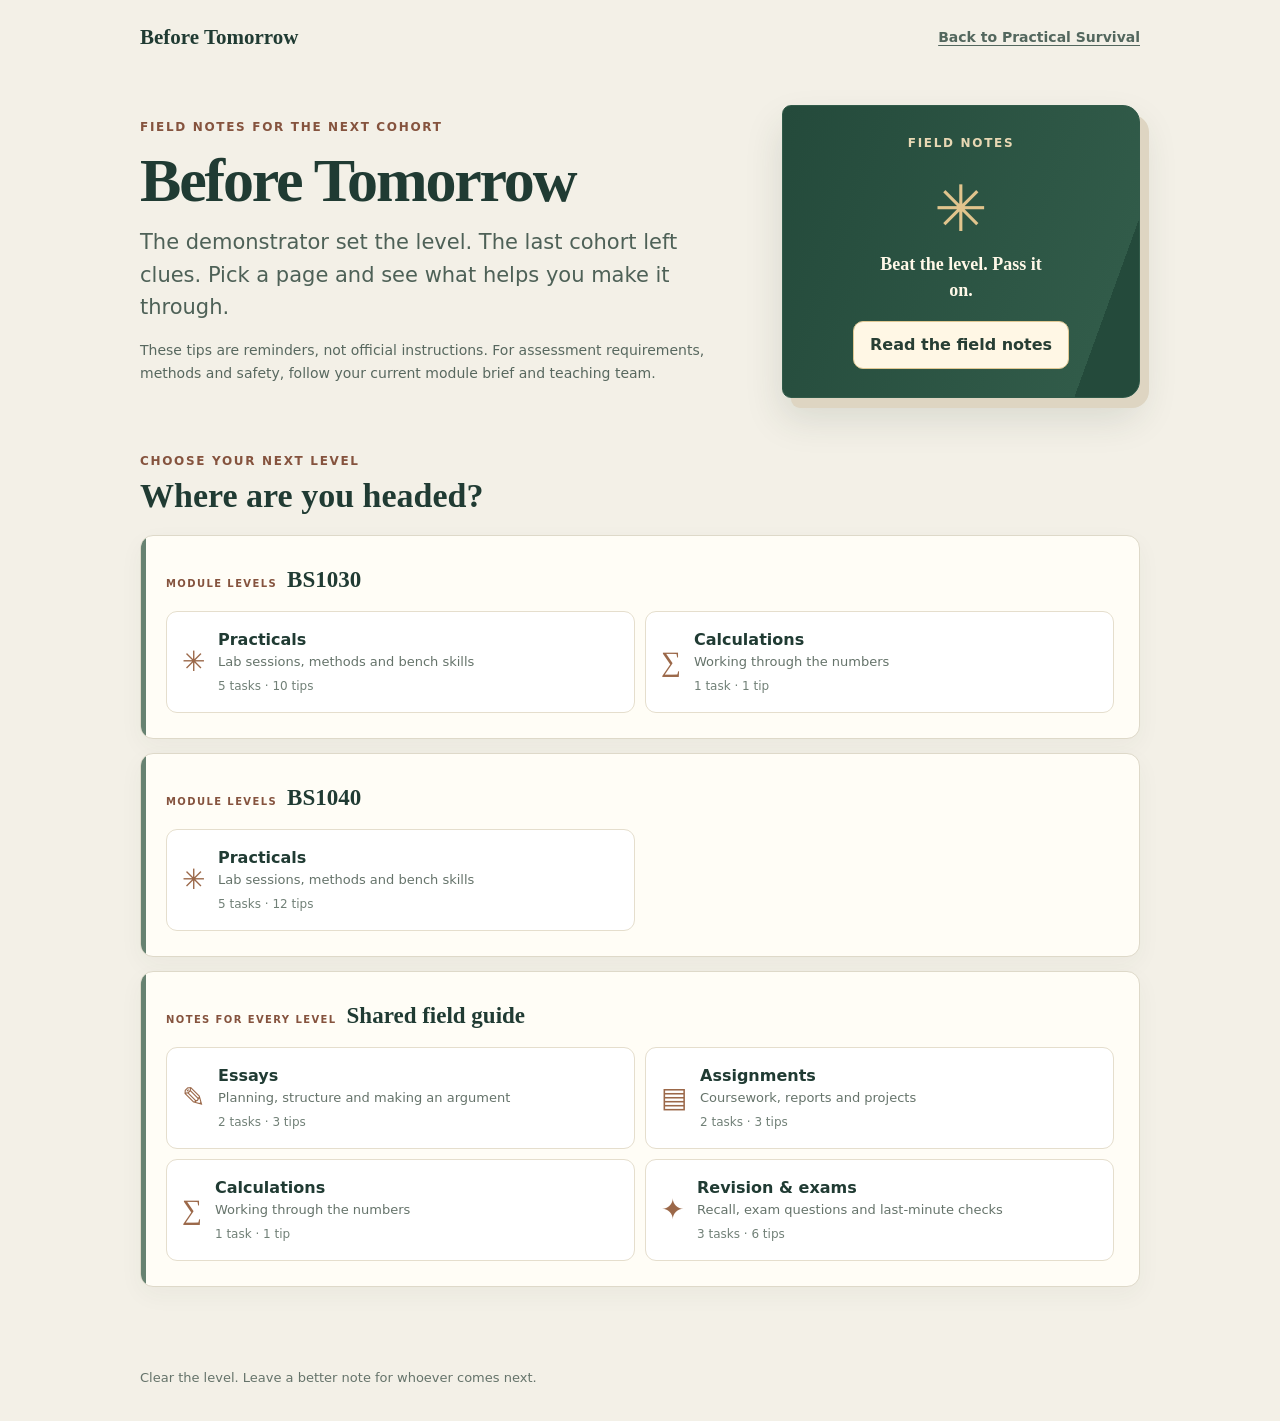
<file: before-tomorrow/index.html>
<!doctype html>
<html lang="en-GB">
<head>
  <meta charset="utf-8">
  <meta name="viewport" content="width=device-width, initial-scale=1">
  <meta name="description" content="A curated biology notebook of practical tips for practicals, essays, assignments, graphs, calculations and software.">
  <meta name="theme-color" content="#203b33">
  <title>Before Tomorrow | Biology Study Notebook</title>
  <link rel="stylesheet" href="style.css">
  <script src="entries.js" defer></script>
  <script src="app.js" defer></script>
</head>
<body>
  <header class="site-header">
    <a class="brand" href="index.html">Before Tomorrow</a>
    <a class="back-to-game" href="../">Back to Practical Survival</a>
  </header>
  <main id="app" tabindex="-1"></main>
  <footer id="site-footer" class="site-footer"></footer>
  <div id="live-status" class="visually-hidden" aria-live="polite" aria-atomic="true"></div>
  <noscript><p class="fatal">This page needs JavaScript. Enable it to browse practical notes.</p></noscript>
</body>
</html>
</file>
<file: before-tomorrow/style.css>
:root {
  color-scheme: light;
  font: 16px/1.65 "Segoe UI", system-ui, -apple-system, BlinkMacSystemFont, sans-serif;
  color: #26352f;
  background: #f3f0e7;
  font-synthesis: none;
  text-rendering: optimizeLegibility;
  --ink: #203b33;
  --muted: #65736a;
  --paper: #fffdf6;
  --line: #ded9c9;
  --accent: #9b573c;
  --handwritten: "Segoe Print", "Bradley Hand", "Comic Sans MS", cursive;
}

* { box-sizing: border-box; }
body { margin: 0; }
a { color: #315f52; }
a:focus-visible, button:focus-visible, summary:focus-visible {
  outline: 3px solid #bd7845;
  outline-offset: 3px;
}
.site-header, main, .site-footer { width: min(100% - 40px, 1000px); margin-inline: auto; }
.site-header {
  display: flex;
  flex-wrap: wrap;
  align-items: center;
  justify-content: space-between;
  gap: 12px;
  padding: 20px 0;
}
.brand { color: var(--ink); font-family: Georgia, serif; font-size: 21px; font-weight: 700; text-decoration: none; }
.back-to-game { color: #53675e; font-size: 14px; font-weight: 650; text-decoration-thickness: 1px; text-underline-offset: 3px; }
main { min-height: 60vh; padding: 20px 0 52px; }
h1, h2, h3, p { margin-top: 0; }
h1, h2, h3 { color: var(--ink); font-family: Georgia, "Times New Roman", serif; font-weight: 600; }
h1 { margin-bottom: 14px; font-size: clamp(38px, 7vw, 62px); line-height: 1.04; letter-spacing: -.035em; }
h2 { margin: 36px 0 14px; font-size: clamp(25px, 4vw, 34px); line-height: 1.2; }
h3 { margin-bottom: 12px; font-size: 23px; }
p { max-width: 72ch; }
.notebook-hero {
  display: grid;
  grid-template-columns: minmax(0, 1fr) minmax(220px, .63fr);
  align-items: center;
  gap: clamp(28px, 6vw, 74px);
  margin: 10px 0 54px;
}
.notebook-introduction { max-width: 620px; }
.eyebrow, .module-kicker, .cover-kicker {
  margin-bottom: 10px;
  color: #85533e;
  font-size: 12px;
  font-weight: 800;
  letter-spacing: .14em;
}
.subtitle { margin-bottom: 15px; color: #4e6157; font-size: clamp(18px, 2.3vw, 21px); line-height: 1.55; }
.disclaimer { margin: 0; color: #58685f; font-size: 14px; }
.notebook-cover {
  display: flex;
  min-height: 290px;
  flex-direction: column;
  align-items: center;
  justify-content: center;
  padding: 28px;
  border: 1px solid #315a49;
  border-radius: 9px 17px 17px 9px;
  background: linear-gradient(110deg, #244a3b, #315b49 86%, #244a3b 86%);
  box-shadow: 9px 10px 0 #ded5c2, 0 20px 38px #293b3022;
  color: #fff8e8;
  text-align: center;
}
.cover-kicker { color: #e8d8b4; }
.cover-mark { margin: 15px 0 10px; color: #e1c48d; font-family: Georgia, serif; font-size: 64px; line-height: 1; }
.cover-caption { max-width: 180px; margin-bottom: 18px; font-family: var(--handwritten); font-size: 18px; font-weight: 700; line-height: 1.4; }
.notebook-open, button, .secondary-link {
  display: inline-flex;
  min-height: 44px;
  align-items: center;
  justify-content: center;
  padding: 10px 16px;
  border: 1px solid #31594a;
  border-radius: 10px;
  background: #31594a;
  color: #fffdf6;
  font: inherit;
  font-weight: 700;
  text-align: center;
  text-decoration: none;
  cursor: pointer;
  transition: background-color .15s ease, transform .15s ease;
}
.notebook-open { border-color: #e0c893; background: #fff7e5; color: #273e34; }
button:hover, .secondary-link:hover { background: #244437; }
.notebook-open:hover { background: #f4e9cf; transform: translateY(-1px); }
.notebook-dialog {
  width: min(calc(100% - 32px), 560px);
  max-height: min(82vh, 720px);
  padding: clamp(24px, 6vw, 42px);
  border: 1px solid #d9cfb9;
  border-radius: 14px;
  background: var(--paper);
  box-shadow: 0 28px 90px #14271e44;
  color: #34453b;
}
.notebook-dialog::backdrop { background: #17251fcc; backdrop-filter: blur(3px); }
.notebook-dialog h2 { margin: 0 0 18px; font-family: var(--handwritten); font-size: clamp(26px, 5vw, 34px); line-height: 1.25; }
.notebook-dialog p:not(.eyebrow) { margin-bottom: 16px; }
.dialog-actions { display: flex; justify-content: flex-end; margin-top: 25px; }
.dialog-actions button { background: var(--ink); }
.section-heading { margin: 0 0 18px; }
.section-heading .eyebrow { margin-bottom: 4px; }
.section-heading h2 { margin: 0; }
.module-block, .card, .entry, .concept-list li, .empty-page {
  margin: 14px 0;
  padding: clamp(18px, 3vw, 25px);
  border: 1px solid var(--line);
  border-radius: 13px;
  background: var(--paper);
  box-shadow: 0 8px 24px #3444350b;
}
.module-block { position: relative; overflow: hidden; }
.module-block::before {
  position: absolute;
  inset: 0 auto 0 0;
  width: 5px;
  background: #678271;
  content: "";
}
.module-heading { display: flex; align-items: baseline; gap: 10px; margin-bottom: 12px; }
.module-heading h3 { margin: 0; }
.module-kicker { margin: 0; font-size: 10px; }
.empty-note { margin: 0; color: var(--muted); font-size: 15px; }
.area-grid, .task-grid { display: grid; grid-template-columns: repeat(2, minmax(0, 1fr)); gap: 10px; }
.area-card, .task-card {
  display: grid;
  min-width: 0;
  grid-template-columns: auto minmax(0, 1fr);
  align-items: center;
  gap: 5px 13px;
  padding: 15px;
  border: 1px solid #e5decd;
  border-radius: 11px;
  background: #fff;
  color: var(--ink);
  text-decoration: none;
  transition: border-color .15s ease, background-color .15s ease, transform .15s ease;
}
.area-card:hover, .task-card:hover { transform: translateY(-1px); border-color: #7e9a83; background: #f8faf5; }
.area-mark { grid-row: span 2; color: #9b6849; font-family: Georgia, serif; font-size: 28px; }
.area-card strong, .area-card small { display: block; }
.area-card strong, .task-card strong { font-size: 16px; }
.area-card small, .task-description { display: block; color: var(--muted); font-size: 13px; line-height: 1.45; }
.area-count, .task-count { grid-column: 2; color: #718077; font-size: 12px; }
.task-grid { margin: 20px 0 30px; }
.task-card { grid-template-columns: minmax(0, 1fr); gap: 7px; min-height: 142px; align-content: start; }
.task-kicker, .note-kind { color: #85533e; font-size: 10px; font-weight: 800; letter-spacing: .11em; text-transform: uppercase; }
.task-card .task-count { grid-column: auto; align-self: end; margin-top: 6px; }
.breadcrumbs { display: flex; flex-wrap: wrap; align-items: center; gap: 7px; margin-bottom: 20px; color: #65736a; font-size: 13px; }
.breadcrumbs a { color: #49675a; text-decoration-thickness: 1px; text-underline-offset: 3px; }
.crumb-divider { color: #9b8a72; }
.current-crumb { color: #3c5045; font-weight: 650; }
.search-label { display: block; margin: 22px 0 6px; color: #42564a; font-size: 14px; font-weight: 700; }
.task-search {
  width: min(100%, 520px);
  min-height: 46px;
  padding: 10px 13px;
  border: 1px solid #cfc9b9;
  border-radius: 9px;
  background: #fffdf6;
  color: var(--ink);
  font: inherit;
}
.task-search:focus-visible { outline: 3px solid #bd7845; outline-offset: 2px; }
.task-notes { margin: 28px 0; }
.task-notes h2 { margin-bottom: 12px; }
.note-card { border-left-color: #6f9077; }
.note-card h3 { font-family: var(--handwritten); font-size: clamp(19px, 2.5vw, 22px); line-height: 1.4; }
.note-body { margin-bottom: 0; white-space: pre-line; }
.note-kind { display: inline-block; margin-bottom: 8px; font-family: var(--handwritten); font-size: 12px; font-weight: 700; letter-spacing: .01em; text-transform: none; }
.area-card[hidden], .task-card[hidden], [hidden] { display: none !important; }
.concept-list { margin: 0; padding: 0; list-style: none; }
.badge {
  display: inline-flex;
  min-height: 28px;
  align-items: center;
  padding: 3px 10px;
  border-radius: 999px;
  background: #e7eee5;
  color: #355246;
  font-size: 13px;
  font-weight: 700;
}
.card { border-left: 4px solid #b67a57; }
.card-row { display: grid; grid-template-columns: minmax(130px, .32fr) 1fr; gap: 8px 14px; padding: 11px 0; border-top: 1px solid #eee9dc; }
.card-row strong { color: #526459; }
.card-row span { overflow-wrap: anywhere; }
.prevention { border-left: 4px solid #78927a; padding-left: 12px; background: #f5f8f0; }
.entry { display: block; }
.entry summary { cursor: pointer; color: var(--ink); font-weight: 750; }
.entry p { margin: 14px 0 8px; }
.card-footer { display: flex; flex-wrap: wrap; align-items: center; gap: 8px; margin-top: 14px; color: var(--muted); font-size: 13px; }
.stale { margin: 8px 0 0; color: #85533e; font-weight: 700; }
.ai-note { padding: 10px; border-radius: 8px; background: #f4edda; color: #534c37; }
.concept-list li { margin: 8px 0; }
.concept-list p { margin: 6px 0; }
.empty-page {
  display: grid;
  justify-items: center;
  margin: 30px 0;
  padding: clamp(28px, 7vw, 54px);
  background: repeating-linear-gradient(transparent 0 39px, #e8e3d6 40px), var(--paper);
  text-align: center;
}
.empty-page h2 { margin: 8px 0; }
.empty-page p { margin-bottom: 0; color: var(--muted); }
.empty-mark { color: #a56748; font-family: Georgia, serif; font-size: 32px; }
.share-row { margin: 24px 0; }
.status { padding: 12px; border-radius: 9px; background: #f4edda; color: #534c37; }
.site-footer { padding: 14px 0 28px; color: #65736a; font-size: 13px; }
.site-footer p { margin-bottom: 5px; }
.debug-panel { margin: 30px 0 0; padding: 18px; border: 1px dashed #9b573c; border-radius: 12px; color: #536258; font-size: 13px; overflow-wrap: anywhere; }
.debug-panel h2 { font-size: 20px; }
.debug-panel li { margin: 6px 0; }
.fatal { margin: 22px; padding: 16px; border: 2px solid #8b2424; border-radius: 10px; background: #fff; color: #711b1b; }
.visually-hidden { position: absolute; width: 1px; height: 1px; padding: 0; margin: -1px; overflow: hidden; clip: rect(0, 0, 0, 0); white-space: nowrap; border: 0; }
.hidden { display: none !important; }

@media (max-width: 680px) {
  .site-header, main, .site-footer { width: min(100% - 32px, 1000px); }
  .notebook-hero { grid-template-columns: 1fr; gap: 26px; margin-top: 0; }
  .notebook-cover { min-height: 235px; }
}
@media (max-width: 480px) {
  .site-header { padding: 14px 0; }
  main { padding: 14px 0 38px; }
  h1 { font-size: clamp(28px, 8vw, 34px); }
  .notebook-cover { min-height: 215px; }
  .module-heading { flex-direction: column; align-items: flex-start; gap: 3px; }
  .card-row { grid-template-columns: 1fr; gap: 2px; }
  .area-grid, .task-grid { grid-template-columns: 1fr; }
  .area-card { grid-template-columns: 36px minmax(0, 1fr); }
  .area-count { grid-column: 2; }
  .task-card { min-height: 0; }
}
@media (prefers-reduced-motion: reduce) {
  *, *::before, *::after { scroll-behavior: auto !important; transition-duration: .01ms !important; animation-duration: .01ms !important; }
}
</file>
